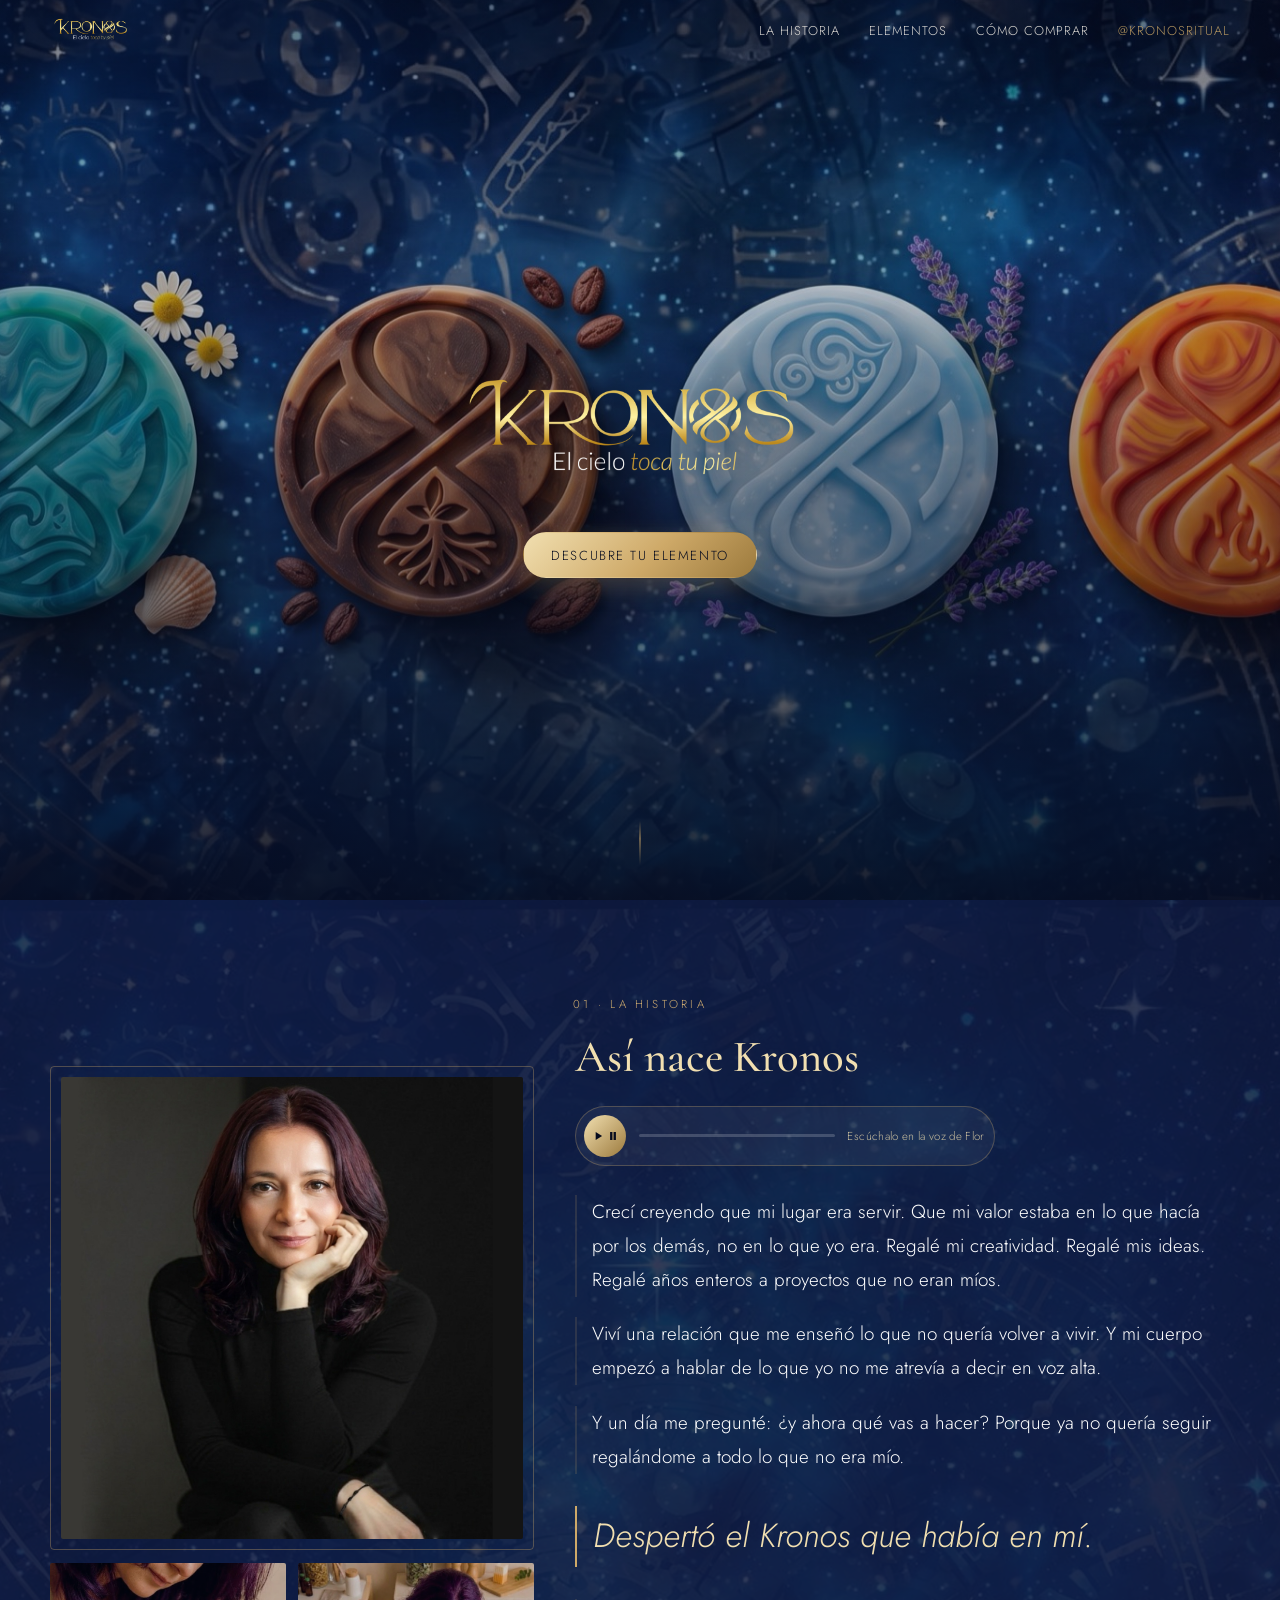
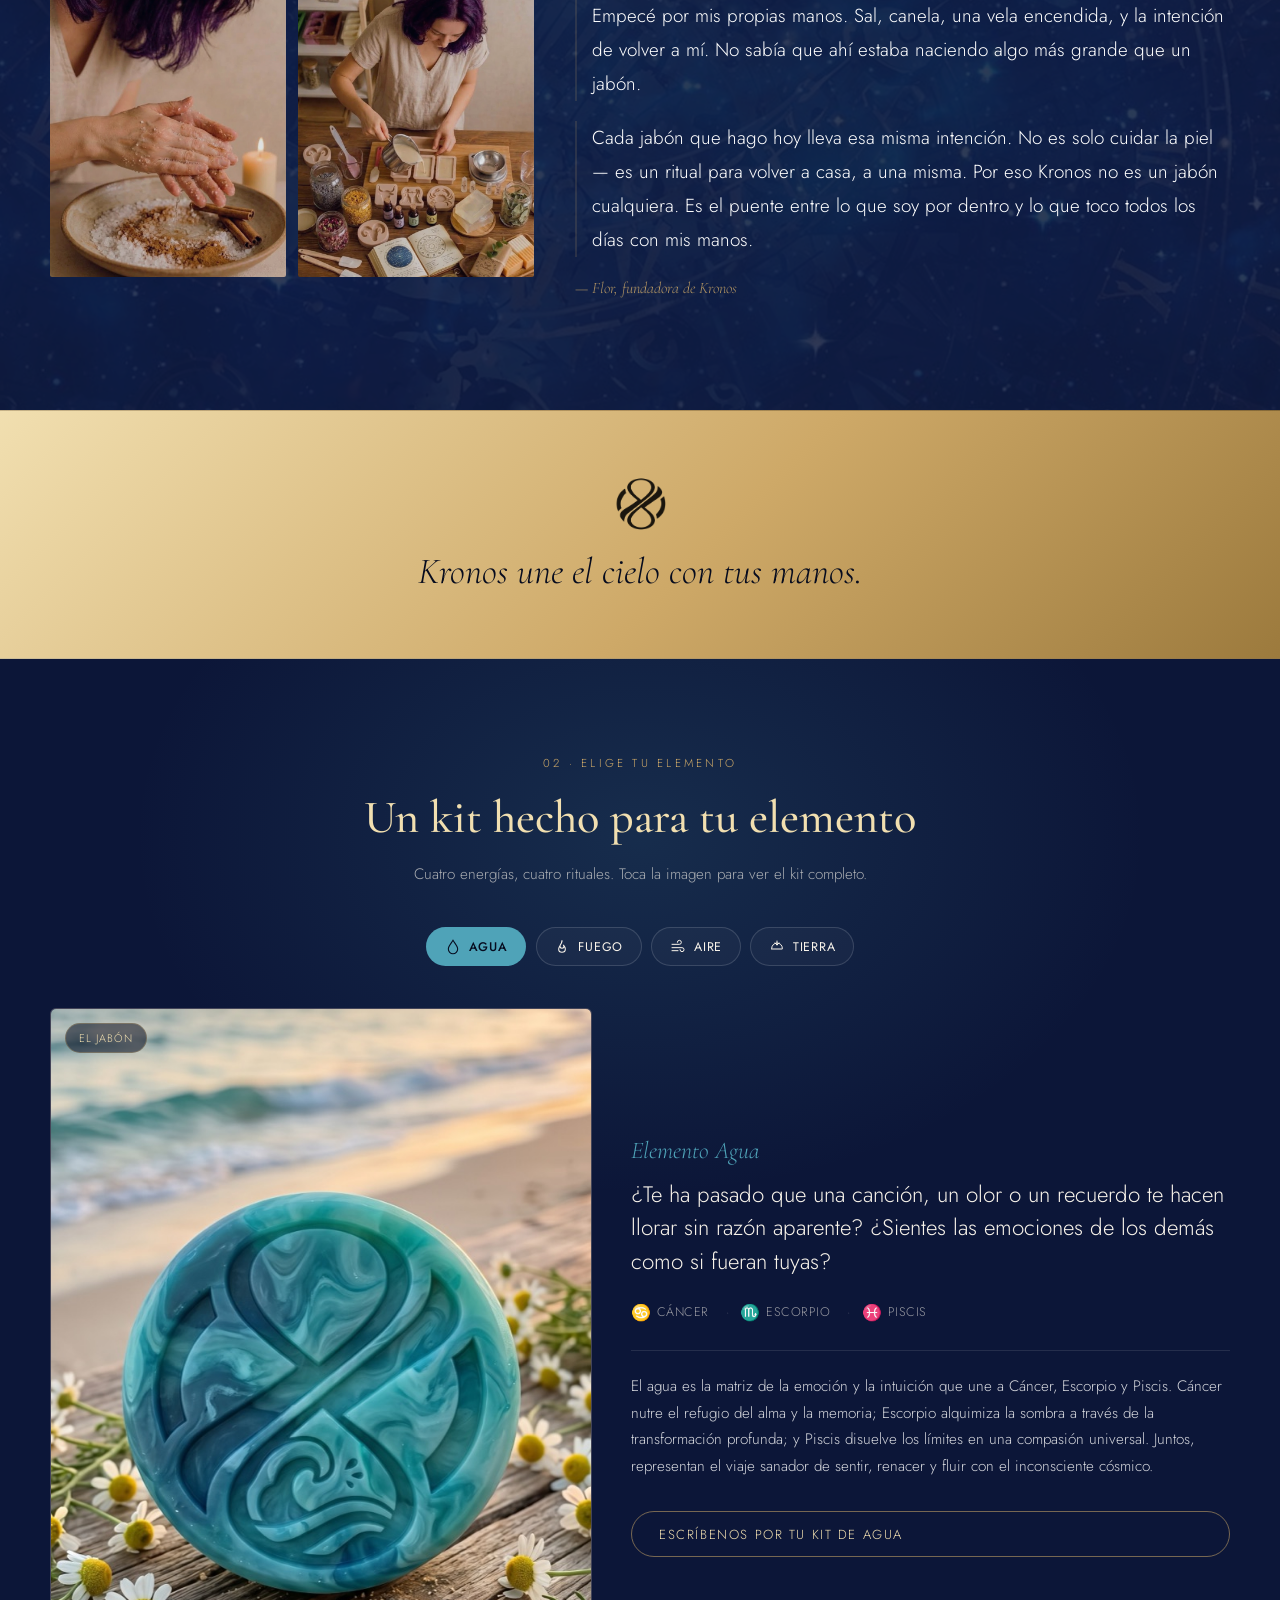
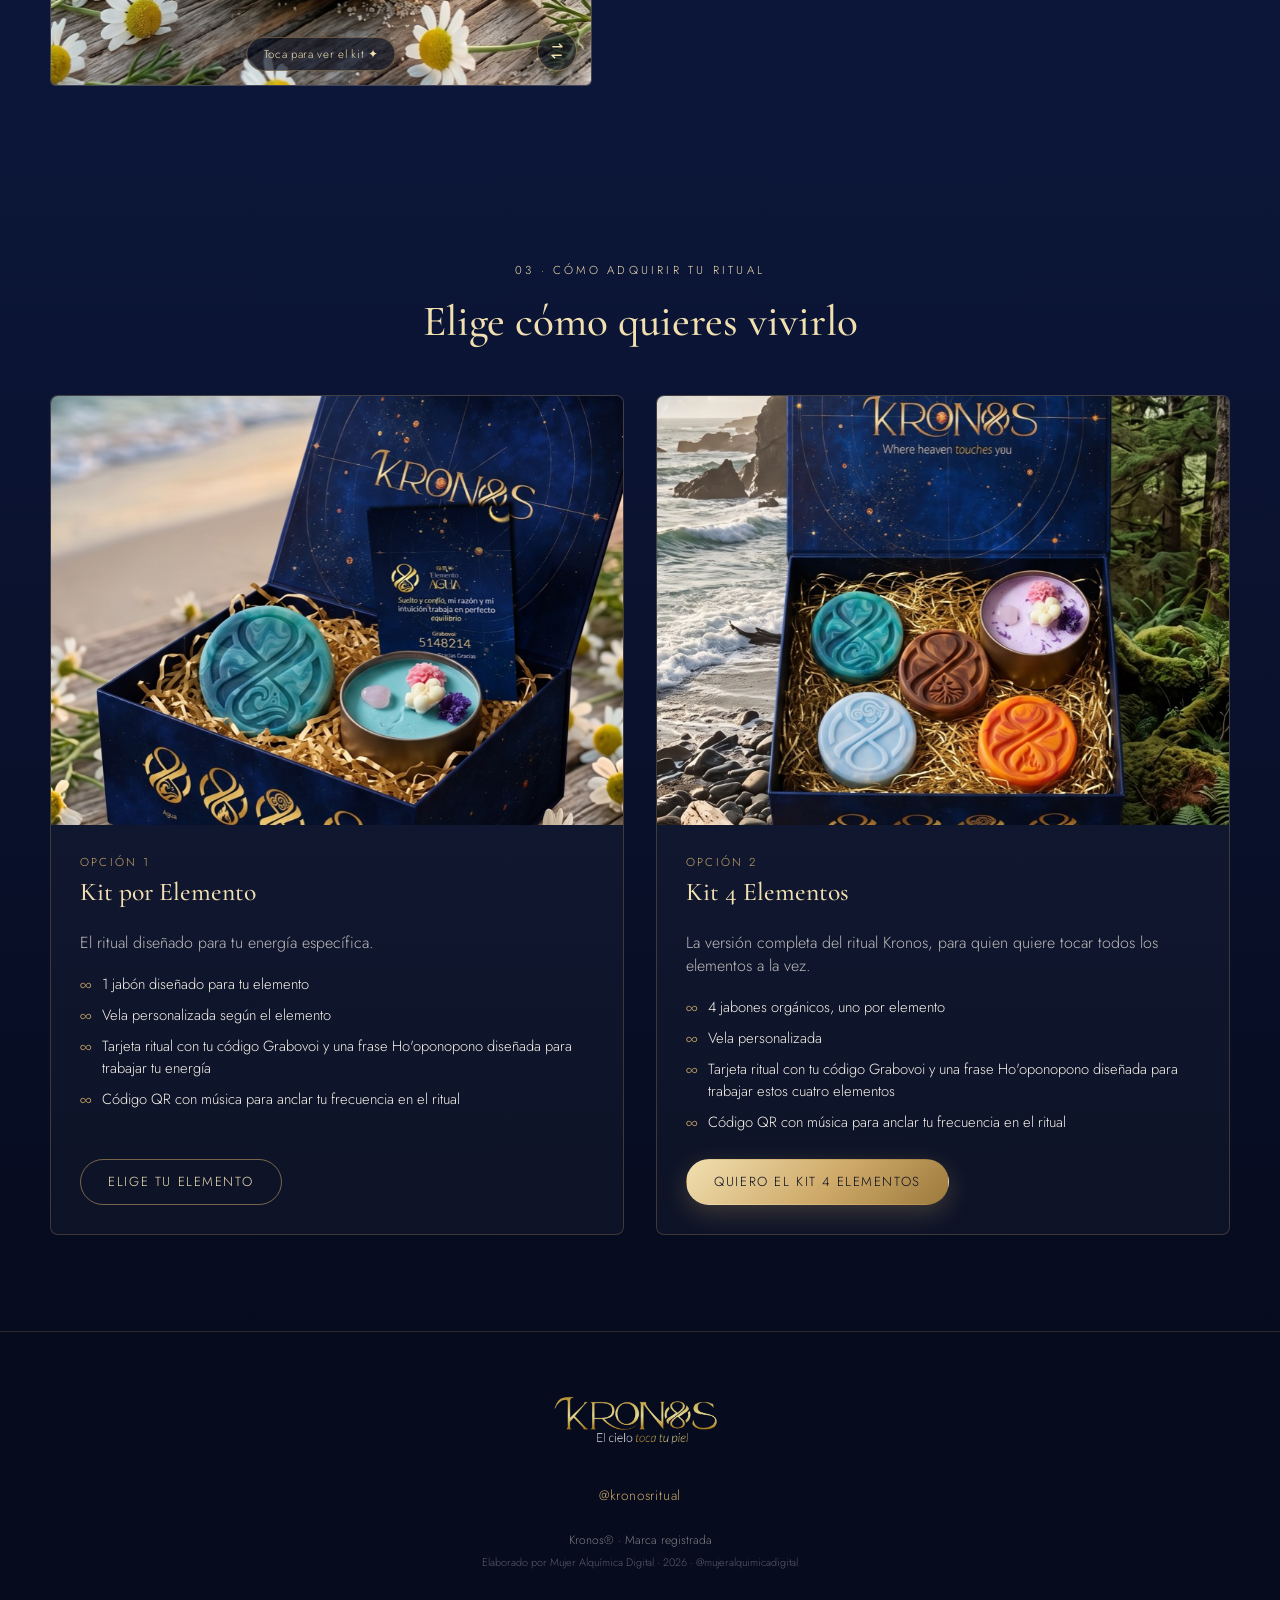
<file: landing-page-Kronos/index.html>
<!DOCTYPE html>
<html lang="es">
<head>
<meta charset="UTF-8">
<meta name="viewport" content="width=device-width, initial-scale=1, viewport-fit=cover">
<title>Kronos — Toca tu piel</title>
<meta name="description" content="Kronos: jabón orgánico y ritual, calibrado por elemento. Agua, Fuego, Aire y Tierra. Un kit hecho para tu elemento.">
<link rel="icon" href="assets/img/favicon-icono-dorado.png">
<link rel="preconnect" href="https://fonts.googleapis.com">
<link rel="preconnect" href="https://fonts.gstatic.com" crossorigin>
<link href="https://fonts.googleapis.com/css2?family=Cormorant+Garamond:ital,wght@0,400;0,500;0,600;1,500;1,600&family=Jost:wght@300;400;500;600&display=swap" rel="stylesheet">
<link rel="stylesheet" href="css/styles.css">
</head>
<body>

<div class="stars" aria-hidden="true"></div>

<header class="nav" id="nav">
  <div class="nav__inner">
    <a href="#top" class="nav__brand">
      <img src="assets/img/logo.png" alt="Kronos" class="nav__logo">
    </a>
    <button class="nav__burger" id="navBurger" aria-label="Abrir menú" aria-expanded="false">
      <span></span><span></span><span></span>
    </button>
    <nav class="nav__links" id="navLinks">
      <a href="#historia">La historia</a>
      <a href="#elementos">Elementos</a>
      <a href="#kit-completo">Cómo comprar</a>
      <a href="https://www.instagram.com/kronosritual/" target="_blank" rel="noopener" class="nav__ig">@kronosritual</a>
    </nav>
  </div>
</header>

<!-- ============ HERO ============ -->
<section class="hero" id="top">
  <div class="hero__bg" style="background-image:url('assets/img/hero-banner.jpg')"></div>
  <div class="hero__scrim"></div>

  <div class="hero__content">
    <div class="hero__logo-wrap">
      <img src="assets/img/logo.png" alt="Kronos" class="hero__logo-img">
      <div class="hero__logo-shine" style="-webkit-mask-image:url('assets/img/logo.png'); mask-image:url('assets/img/logo.png');"></div>
    </div>
    <a href="#elementos" class="btn btn--gold hero__cta">Descubre tu elemento</a>
  </div>

  <a href="#historia" class="hero__scrollcue" aria-label="Bajar">
    <span></span>
  </a>
</section>

<!-- ============ HISTORIA / ORIGEN ============ -->
<section class="origin" id="historia">
  <div class="origin__texture" style="background-image:url('assets/img/textura-universo.jpg')"></div>

  <div class="section-kicker">01 · La historia</div>

  <div class="origin__grid">
    <div class="origin__media reveal">
      <div class="origin__portrait-frame">
        <img src="assets/img/flor-foto.jpg" alt="Flor, fundadora de Kronos" class="origin__portrait">
      </div>
      <div class="origin__thumbs">
        <img src="assets/img/ritual-preparacion.jpg" alt="Ritual de preparación de los jabones Kronos">
        <img src="assets/img/flor-toma-superior.jpg" alt="Flor elaborando jabones, toma superior">
      </div>
    </div>

    <div class="origin__text reveal">
      <h2>Así nace Kronos</h2>

      <div class="audio-player" id="audioPlayer">
        <button class="audio-player__btn" id="audioToggle" aria-label="Reproducir narración de Flor" data-state="paused">
          <svg class="icon-play" viewBox="0 0 24 24" width="18" height="18"><path d="M8 5v14l11-7z" fill="currentColor"/></svg>
          <svg class="icon-pause" viewBox="0 0 24 24" width="18" height="18" hidden><path d="M7 5h4v14H7zM13 5h4v14h-4z" fill="currentColor"/></svg>
        </button>
        <div class="audio-player__track" id="audioTrack">
          <div class="audio-player__progress" id="audioProgress"></div>
        </div>
        <span class="audio-player__label" id="audioLabel">Escúchalo en la voz de Flor</span>
        <audio id="originAudio" preload="none" src="assets/audio/como-nace-kronos-vo.mp3"></audio>
      </div>

      <div class="origin__story" id="storyText">
        <p data-seg="0">Crecí creyendo que mi lugar era servir. Que mi valor estaba en lo que hacía por los demás, no en lo que yo era. Regalé mi creatividad. Regalé mis ideas. Regalé años enteros a proyectos que no eran míos.</p>
        <p data-seg="1">Viví una relación que me enseñó lo que no quería volver a vivir. Y mi cuerpo empezó a hablar de lo que yo no me atrevía a decir en voz alta.</p>
        <p data-seg="2">Y un día me pregunté: ¿y ahora qué vas a hacer? Porque ya no quería seguir regalándome a todo lo que no era mío.</p>

        <p class="origin__pull-quote">Despertó el Kronos que había en mí.</p>

        <p data-seg="3">Empecé por mis propias manos. Sal, canela, una vela encendida, y la intención de volver a mí. No sabía que ahí estaba naciendo algo más grande que un jabón.</p>
        <p data-seg="4">Cada jabón que hago hoy lleva esa misma intención. No es solo cuidar la piel — es un ritual para volver a casa, a una misma. Por eso Kronos no es un jabón cualquiera. Es el puente entre lo que soy por dentro y lo que toco todos los días con mis manos.</p>
      </div>

      <p class="origin__signature">— Flor, fundadora de Kronos</p>
    </div>
  </div>
</section>

<!-- ============ QUOTE DIVIDER ============ -->
<section class="divider">
  <img src="assets/img/icono-kronos.png" alt="" class="divider__icon">
  <p class="divider__quote">Kronos une el cielo con tus manos.</p>
</section>

<!-- ============ ELEMENTOS ============ -->
<section class="elements" id="elementos">
  <div class="elements__tint" id="elementsTint"></div>

  <div class="elements__content">
    <div class="section-kicker">02 · Elige tu elemento</div>
    <h2 class="elements__title">Un kit hecho para tu elemento</h2>
    <p class="elements__subtitle">Cuatro energías, cuatro rituales. Toca la imagen para ver el kit completo.</p>

    <div class="elements__tabs" id="elementTabs" role="tablist">
      <!-- filled by JS -->
    </div>

    <div class="elements__stage" id="elementsStage">
      <div class="stage__media" id="stageMedia" role="button" tabindex="0" aria-label="Toca para ver el kit completo">
        <img src="assets/img/jabon-agua.jpg" alt="" class="stage__img stage__img--soap is-active" id="imgSoap">
        <img src="assets/img/kit-agua.jpg" alt="" class="stage__img stage__img--kit" id="imgKit">
        <span class="stage__hint" id="stageHint">Toca para ver el kit ✦</span>
        <span class="stage__badge" id="stageBadge">El jabón</span>
        <span class="stage__swap-icon" aria-hidden="true">
          <svg viewBox="0 0 24 24" width="20" height="20"><path d="M7 7h11l-3.2-3.2M17 17H6l3.2 3.2" stroke="currentColor" stroke-width="1.8" fill="none" stroke-linecap="round" stroke-linejoin="round"/></svg>
        </span>
      </div>

      <div class="stage__details" id="stageDetails">
        <span class="stage__eyebrow" id="stageEyebrow">Elemento Agua</span>
        <p class="stage__question" id="stageQuestion">¿Te ha pasado que una canción, un olor o un recuerdo te hacen llorar sin razón aparente?</p>

        <div class="stage__signs" id="stageSigns"></div>

        <p class="stage__description" id="stageDescription"></p>

        <a href="https://www.instagram.com/kronosritual/" target="_blank" rel="noopener" class="btn btn--outline-gold" id="stageCta">
          Escríbenos por tu kit de Agua
        </a>
      </div>
    </div>
  </div>
</section>

<!-- ============ KIT 4 ELEMENTOS ============ -->
<section class="bundle" id="kit-completo">
  <div class="section-kicker section-kicker--light">03 · Cómo adquirir tu ritual</div>
  <h2 class="bundle__title">Elige cómo quieres vivirlo</h2>

  <div class="options">
    <div class="option-card reveal">
      <div class="option-card__media">
        <img src="assets/img/kit-agua.jpg" alt="Kit por elemento Kronos" id="optionSingleImg">
      </div>
      <div class="option-card__body">
        <span class="option-card__eyebrow">Opción 1</span>
        <h3>Kit por Elemento</h3>
        <p>El ritual diseñado para tu energía específica.</p>
        <ul>
          <li>1 jabón diseñado para tu elemento</li>
          <li>Vela personalizada según el elemento</li>
          <li>Tarjeta ritual con tu código Grabovoi y una frase Ho'oponopono diseñada para trabajar tu energía</li>
          <li>Código QR con música para anclar tu frecuencia en el ritual</li>
        </ul>
        <a href="#elementos" class="btn btn--outline-gold">Elige tu elemento</a>
      </div>
    </div>

    <div class="option-card reveal">
      <div class="option-card__media">
        <img src="assets/img/kit-4-elementos.jpg" alt="Kit 4 Elementos Kronos, los cuatro jabones y su vela" id="optionBundleImg">
      </div>
      <div class="option-card__body">
        <span class="option-card__eyebrow">Opción 2</span>
        <h3>Kit 4 Elementos</h3>
        <p>La versión completa del ritual Kronos, para quien quiere tocar todos los elementos a la vez.</p>
        <ul>
          <li>4 jabones orgánicos, uno por elemento</li>
          <li>Vela personalizada</li>
          <li>Tarjeta ritual con tu código Grabovoi y una frase Ho'oponopono diseñada para trabajar estos cuatro elementos</li>
          <li>Código QR con música para anclar tu frecuencia en el ritual</li>
        </ul>
        <a href="https://www.instagram.com/kronosritual/" target="_blank" rel="noopener" class="btn btn--gold">
          Quiero el Kit 4 Elementos
        </a>
      </div>
    </div>
  </div>
</section>

<!-- ============ FOOTER ============ -->
<footer class="site-footer">
  <img src="assets/img/logo.png" alt="Kronos — El cielo toca tu piel" class="site-footer__logo">
  <a href="https://www.instagram.com/kronosritual/" target="_blank" rel="noopener" class="site-footer__ig">@kronosritual</a>
  <p class="site-footer__legal">Kronos® · Marca registrada</p>
  <p class="site-footer__credit">Elaborado por Mujer Alquímica Digital · 2026 · @mujeralquimicadigital</p>
</footer>

<script src="js/main.js"></script>
</body>
</html>
</file>
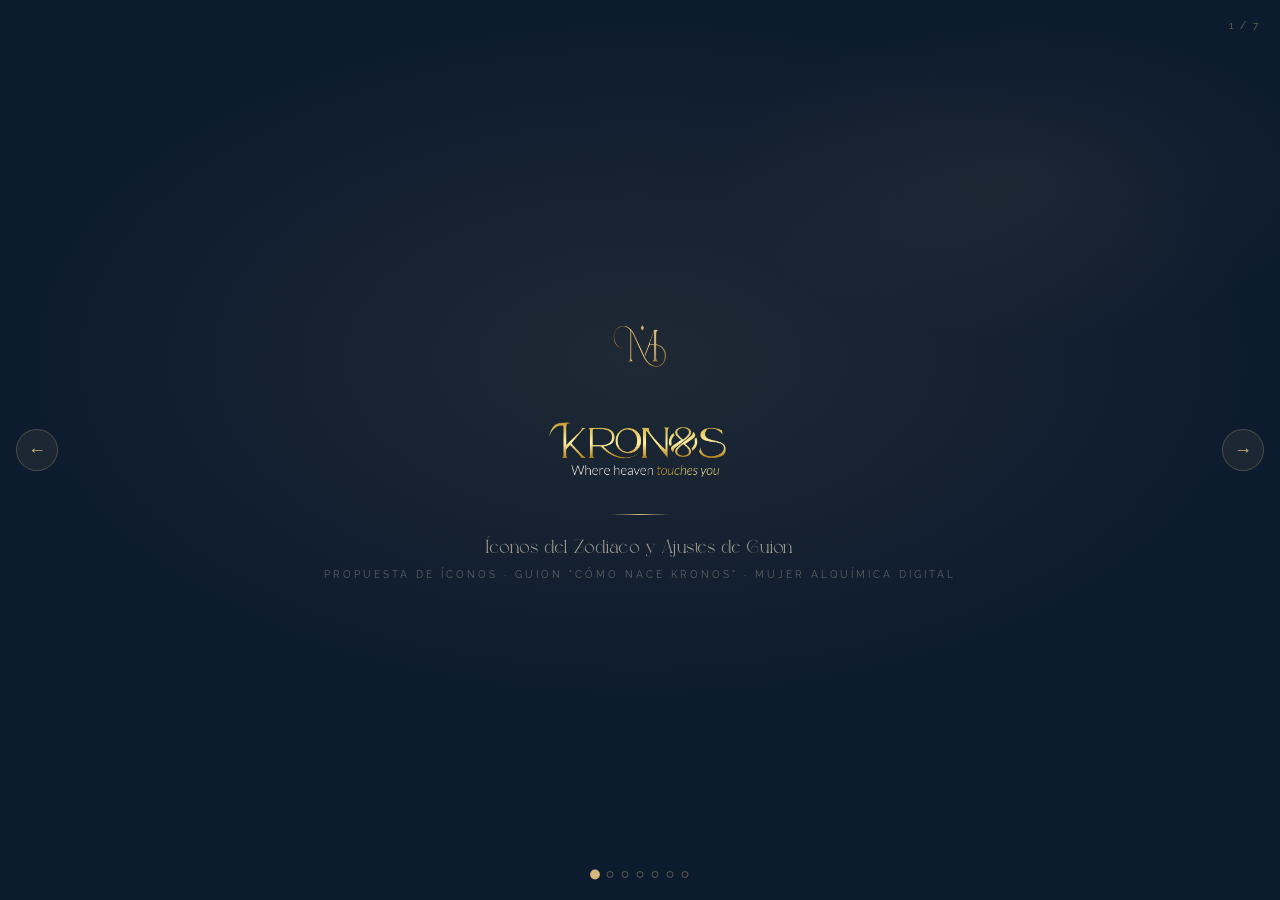
<file: presentacion-zodiaco-guion-kronos.html>
<!DOCTYPE html>
<html lang="es">
<head>
  <meta charset="UTF-8">
  <meta name="viewport" content="width=device-width, initial-scale=1.0">
  <title>Kronos — Íconos del Zodiaco y Ajustes de Guion</title>
  <link rel="preconnect" href="https://fonts.googleapis.com">
  <link href="https://fonts.googleapis.com/css2?family=Raleway:ital,wght@0,300;0,400;0,500;0,600;1,300;1,400&display=swap" rel="stylesheet">
  <style>
    @font-face {
      font-family: 'Michelia';
      src: url('assets-propuesta-iconos/Michelia.otf') format('opentype');
    }

    :root {
      --mad-azul:          #263549;
      --mad-dorado:        #d4b87e;
      --mad-dorado-claro:  #f7d795;
      --mad-dorado-oscuro: #a18348;
      --mad-crema:         #e9ddc3;
      --k-dark:            #0d1b2e;
    }

    * { margin: 0; padding: 0; box-sizing: border-box; }

    html, body {
      width: 100%; height: 100%;
      overflow: hidden;
      font-family: 'Raleway', sans-serif;
      background: var(--k-dark);
      color: var(--mad-crema);
    }

    /* ── SLIDES ── */
    .slide {
      position: fixed; inset: 0;
      display: flex; align-items: center; justify-content: center;
      opacity: 0; pointer-events: none;
      transition: opacity .55s ease;
      overflow-y: auto;
      padding: 40px 0;
    }
    .slide.active { opacity: 1; pointer-events: all; }

    /* ── NAV ── */
    .nav-btn {
      position: fixed; top: 50%; transform: translateY(-50%);
      z-index: 200;
      width: 42px; height: 42px; border-radius: 50%;
      border: 1px solid rgba(212,184,126,.25);
      background: rgba(212,184,126,.08);
      color: var(--mad-dorado);
      font-size: 18px; cursor: pointer;
      display: flex; align-items: center; justify-content: center;
      transition: all .2s;
    }
    .nav-btn:hover { background: rgba(212,184,126,.22); border-color: var(--mad-dorado); }
    #prev { left: 16px; }
    #next { right: 16px; }

    /* ── DOTS ── */
    .dots {
      position: fixed; bottom: 22px; left: 50%; transform: translateX(-50%);
      display: flex; gap: 8px; z-index: 200;
    }
    .dot {
      width: 7px; height: 7px; border-radius: 50%;
      border: 1px solid rgba(212,184,126,.4);
      background: transparent; cursor: pointer; transition: all .2s;
    }
    .dot.on { background: var(--mad-dorado); transform: scale(1.4); border-color: var(--mad-dorado); }

    /* ── COUNTER ── */
    .counter {
      position: fixed; top: 20px; right: 20px; z-index: 200;
      font-size: 10px; letter-spacing: 2px; color: rgba(212,184,126,.5);
    }

    /* ── PORTADA ── */
    .s-portada {
      background: var(--k-dark);
      background-image:
        radial-gradient(ellipse 70% 55% at 50% 40%, rgba(212,184,126,.09) 0%, transparent 70%),
        radial-gradient(ellipse 40% 30% at 80% 20%, rgba(212,184,126,.06) 0%, transparent 60%);
      flex-direction: column; gap: 0; text-align: center;
    }
    .portada-mad { height: 54px; object-fit: contain; margin-bottom: 28px; opacity: .85; }
    .portada-logo { height: 90px; object-fit: contain; }
    .portada-line {
      width: 60px; height: 1px;
      background: linear-gradient(90deg, transparent, var(--mad-dorado), transparent);
      margin: 22px auto 20px;
    }
    .portada-tagline {
      font-family: 'Michelia', serif;
      font-size: 18px; color: rgba(233,221,195,.65); letter-spacing: .5px;
      margin-bottom: 10px;
    }
    .portada-sub {
      font-size: 10px; letter-spacing: 3px; text-transform: uppercase;
      color: rgba(233,221,195,.35);
    }

    /* ── SECCIÓN GENÉRICA ── */
    .section-inner { max-width: 820px; width: 90%; margin: 0 auto; }
    .eyebrow {
      font-size: 9.5px; letter-spacing: 3.5px; text-transform: uppercase;
      color: var(--mad-dorado); margin-bottom: 10px;
    }
    .section-title {
      font-family: 'Michelia', serif;
      font-size: 34px; color: var(--mad-crema); line-height: 1.15;
      margin-bottom: 12px;
    }
    .divider {
      width: 44px; height: 1px;
      background: linear-gradient(90deg, var(--mad-dorado), transparent);
      margin-bottom: 22px;
    }
    .s-dark {
      background: var(--k-dark);
      background-image: radial-gradient(ellipse 60% 50% at 50% 50%, rgba(212,184,126,.07) 0%, transparent 70%);
      flex-direction: column; gap: 0;
    }

    /* ── PROPUESTA ÍCONOS ZODIACO (por elemento) ── */
    .signos-header { text-align: center; margin-bottom: 26px; }
    .zodiaco-wrap {
      background: #fff;
      border-radius: 14px;
      padding: 26px 32px;
      border: 1px solid rgba(212,184,126,.15);
      box-shadow: 0 8px 40px rgba(0,0,0,.5);
    }
    .zodiaco-img { width: 74vw; max-width: 920px; height: auto; display: block; }

    /* ── GUION (timeline) ── */
    .guion-header { text-align: center; margin-bottom: 20px; }
    .guion-meta {
      font-size: 11.5px; color: rgba(233,221,195,.45); font-style: italic;
      margin-bottom: 4px;
    }
    .guion-scroll {
      width: 92%; max-width: 780px;
      max-height: 60vh; overflow-y: auto;
      padding: 4px 16px 4px 0;
    }
    .guion-scroll::-webkit-scrollbar { width: 5px; }
    .guion-scroll::-webkit-scrollbar-thumb { background: rgba(212,184,126,.3); border-radius: 4px; }
    .beat {
      border-left: 2px solid rgba(212,184,126,.4);
      padding-left: 18px; margin-bottom: 22px; position: relative;
    }
    .beat::before {
      content: ''; position: absolute; left: -5px; top: 2px;
      width: 8px; height: 8px; border-radius: 50%;
      background: var(--mad-dorado);
    }
    .beat-section {
      font-size: 9px; letter-spacing: 2px; text-transform: uppercase;
      color: rgba(212,184,126,.75); margin-bottom: 3px;
    }
    .beat-time {
      font-family: 'Michelia', serif;
      font-size: 13px; color: var(--mad-dorado-claro); margin-bottom: 6px;
    }
    .beat-row { display: flex; gap: 10px; margin-bottom: 5px; font-size: 12px; line-height: 1.5; }
    .beat-label {
      flex-shrink: 0; width: 96px;
      font-size: 9px; letter-spacing: 1.5px; text-transform: uppercase;
      color: rgba(212,184,126,.6); padding-top: 2px;
    }
    .beat-value { color: rgba(233,221,195,.85); font-weight: 300; }
    .beat-value.audio { color: var(--mad-crema); font-style: italic; }
    .beat-value.texto { color: var(--mad-dorado-claro); }
    .beat-value.ambiente { color: rgba(233,221,195,.6); }

    /* ── CIERRE ── */
    .s-cierre { flex-direction: column; gap: 18px; text-align: center; }
    .cierre-logo { height: 60px; object-fit: contain; opacity: .8; }
    .cierre-line {
      width: 44px; height: 1px;
      background: linear-gradient(90deg, transparent, var(--mad-dorado), transparent);
      margin: 0 auto;
    }
    .cierre-text { font-family: 'Michelia', serif; font-size: 18px; color: rgba(233,221,195,.6); }
    .cierre-contact {
      font-size: 11px; letter-spacing: 2px;
      color: rgba(212,184,126,.5); text-transform: uppercase;
    }
  </style>
</head>
<body>

<button class="nav-btn" id="prev">&#8592;</button>
<button class="nav-btn" id="next">&#8594;</button>
<div class="dots" id="dots"></div>
<div class="counter" id="counter"></div>

<!-- SLIDE 0 · PORTADA -->
<div class="slide s-portada active" data-index="0">
  <div style="text-align:center;display:flex;flex-direction:column;align-items:center;">
    <img src="assets-propuesta-iconos/mad-icono.png" class="portada-mad" alt="Mujer Alquímica Digital">
    <img src="assets-propuesta-iconos/logo-sin-fondo-dorado.png" class="portada-logo" alt="Kronos">
    <div class="portada-line"></div>
    <p class="portada-tagline">Íconos del Zodiaco y Ajustes de Guion</p>
    <p class="portada-sub">Propuesta de Íconos · Guion "Cómo Nace Kronos" · Mujer Alquímica Digital</p>
  </div>
</div>

<!-- SLIDE 1 · ÍCONOS ZODIACO — AIRE -->
<div class="slide s-dark" data-index="1">
  <div class="signos-header section-inner" style="max-width:960px;">
    <p class="eyebrow">Propuesta de Ícono · Signos Zodiacales</p>
    <h2 class="section-title">Elemento Aire</h2>
    <div class="divider" style="margin:0 auto 0;"></div>
  </div>
  <div class="zodiaco-wrap">
    <img src="propuestas-zodiaco/propuestas-12zodiaco-03.png" class="zodiaco-img" alt="Propuesta de ícono para los signos de Aire: Géminis, Libra, Acuario">
  </div>
</div>

<!-- SLIDE 2 · ÍCONOS ZODIACO — FUEGO -->
<div class="slide s-dark" data-index="2">
  <div class="signos-header section-inner" style="max-width:960px;">
    <p class="eyebrow">Propuesta de Ícono · Signos Zodiacales</p>
    <h2 class="section-title">Elemento Fuego</h2>
    <div class="divider" style="margin:0 auto 0;"></div>
  </div>
  <div class="zodiaco-wrap">
    <img src="propuestas-zodiaco/propuestas-12zodiaco-04.png" class="zodiaco-img" alt="Propuesta de ícono para los signos de Fuego: Aries, Leo, Sagitario">
  </div>
</div>

<!-- SLIDE 3 · ÍCONOS ZODIACO — TIERRA -->
<div class="slide s-dark" data-index="3">
  <div class="signos-header section-inner" style="max-width:960px;">
    <p class="eyebrow">Propuesta de Ícono · Signos Zodiacales</p>
    <h2 class="section-title">Elemento Tierra</h2>
    <div class="divider" style="margin:0 auto 0;"></div>
  </div>
  <div class="zodiaco-wrap">
    <img src="propuestas-zodiaco/propuestas-12zodiaco-01.png" class="zodiaco-img" alt="Propuesta de ícono para los signos de Tierra: Capricornio, Tauro, Virgo">
  </div>
</div>

<!-- SLIDE 4 · ÍCONOS ZODIACO — AGUA -->
<div class="slide s-dark" data-index="4">
  <div class="signos-header section-inner" style="max-width:960px;">
    <p class="eyebrow">Propuesta de Ícono · Signos Zodiacales</p>
    <h2 class="section-title">Elemento Agua</h2>
    <div class="divider" style="margin:0 auto 0;"></div>
  </div>
  <div class="zodiaco-wrap">
    <img src="propuestas-zodiaco/propuestas-12zodiaco-02.png" class="zodiaco-img" alt="Propuesta de ícono para los signos de Agua: Piscis, Escorpio, Cáncer">
  </div>
</div>

<!-- SLIDE 5 · GUION CÓMO NACE KRONOS -->
<div class="slide s-dark" data-index="5">
  <div class="guion-header section-inner">
    <p class="eyebrow">Guion · Pieza #3 de la Secuencia de Lanzamiento</p>
    <h2 class="section-title">Cómo Nace Kronos</h2>
    <div class="divider" style="margin:0 auto 6px;"></div>
    <p class="guion-meta">Voz en off de Flor + 2-3 tomas a cámara directa · 90–110 segundos</p>
  </div>
  <div class="guion-scroll">

    <div class="beat">
      <p class="beat-section">Hook</p>
      <p class="beat-time">0:00 – 0:08</p>
      <div class="beat-row"><span class="beat-label">Visual</span><span class="beat-value">Primer plano muy cerrado de las manos de Flor entrando en agua tibia. Silencio casi total, solo el sonido del agua. Corte a los ojos de Flor mirando a cámara, en silencio, 1 segundo.</span></div>
      <div class="beat-row"><span class="beat-label">Audio</span><span class="beat-value audio">"Hubo un tiempo en el que creí que para ser vista y amada, tenía que darlo absolutamente todo de mí."</span></div>
    </div>

    <div class="beat">
      <p class="beat-section">Antes de Kronos</p>
      <p class="beat-time">0:08 – 0:22</p>
      <div class="beat-row"><span class="beat-label">Visual</span><span class="beat-value">Fotos reales de Flor de más joven o recreación de manos ocupadas — cocinando, cargando cosas, atendiendo a otros. Luz apagada, tonos fríos.</span></div>
      <div class="beat-row"><span class="beat-label">Audio</span><span class="beat-value audio">"Crecí buscando mi valor en cuánto podía sostener a los demás. Daba sin medida, regalaba mi creatividad y mi energía intentando sostener proyectos y vidas ajenas… hasta que me di cuenta de que en ese dar desmedido, me estaba quedando completamente vacía."</span></div>
      <div class="beat-row"><span class="beat-label">Texto</span><span class="beat-value texto">"Antes de Kronos, lo daba todo por afuera y nada por dentro."</span></div>
    </div>

    <div class="beat">
      <p class="beat-section">El Dolor Acumulado</p>
      <p class="beat-time">0:22 – 0:35</p>
      <div class="beat-row"><span class="beat-label">Visual</span><span class="beat-value">Primeros planos de manos, rostro parcial (sin mostrar los ojos todavía), texturas — agua, sal, tela. Ritmo lento, corte suave.</span></div>
      <div class="beat-row"><span class="beat-label">Audio</span><span class="beat-value audio">"Viví relaciones y etapas donde mi cuerpo empezó a sentir el peso de no ponerme como prioridad. Aprendí por la fuerza que no puedes nutrir a nadie si primero no te nutres a ti misma."</span></div>
      <div class="beat-row"><span class="beat-label">Ambiente</span><span class="beat-value ambiente">Sube ligeramente el sonido del agua, entra la música lo-fi 432Hz muy suave.</span></div>
    </div>

    <div class="beat">
      <p class="beat-section">El Quiebre</p>
      <p class="beat-time">0:35 – 0:48</p>
      <div class="beat-row"><span class="beat-label">Visual</span><span class="beat-value">Corte más rápido. Flor a cámara directa, esta vez con más luz, mirando de frente.</span></div>
      <div class="beat-row"><span class="beat-label">Audio</span><span class="beat-value audio">"Y un día me detuve y me pregunté: ¿Y ahora qué vas a hacer? Porque entendí que el verdadero servicio no nace del agotamiento, sino de la abundancia de tu propia alma."</span></div>
      <div class="beat-row"><span class="beat-label">Texto</span><span class="beat-value texto">"Despertó el Cronos que había en mí."</span></div>
    </div>

    <div class="beat">
      <p class="beat-section">Volver a las Manos</p>
      <p class="beat-time">0:48 – 0:60</p>
      <div class="beat-row"><span class="beat-label">Visual</span><span class="beat-value">Manos de Flor empezando a trabajar — sal, canela, velas encendiéndose, agua. Primer plano de las manos amasando/mezclando. Luz cálida entra por primera vez en el video.</span></div>
      <div class="beat-row"><span class="beat-label">Audio</span><span class="beat-value audio">"Empecé por reconstruirme con mis propias manos. Sal, canela, una vela encendida y la intención sagrada de volver a mí. Ahí comprendí que el servicio más puro es el que compartes cuando tu propio vaso ya está lleno."</span></div>
      <div class="beat-row"><span class="beat-label">Ambiente</span><span class="beat-value ambiente">Sonido real de la elaboración — vela encendiéndose, agua, manos trabajando la mezcla.</span></div>
    </div>

    <div class="beat">
      <p class="beat-section">Nace Kronos</p>
      <p class="beat-time">0:60 – 0:78</p>
      <div class="beat-row"><span class="beat-label">Visual</span><span class="beat-value">El jabón terminado, en manos de Flor, bajo agua corriendo, espuma. Corte a Flor sonriendo levemente mientras sostiene el jabón (a cámara).</span></div>
      <div class="beat-row"><span class="beat-label">Audio</span><span class="beat-value audio">"Así nació Kronos. No como una obligación de dar, sino como un canal para entregar lo mejor de mí desde la plenitud. Cada jabón es un ritual para volver a casa, un recordatorio de que cuidarte a ti no es egoísmo: es el primer paso para poder tocar el mundo con amor."</span></div>
      <div class="beat-row"><span class="beat-label">Texto</span><span class="beat-value texto">"Kronos une el cielo con tus manos."</span></div>
    </div>

    <div class="beat" style="margin-bottom:4px;">
      <p class="beat-section">Cierre Emocional</p>
      <p class="beat-time">0:78 – 1:05</p>
      <div class="beat-row"><span class="beat-label">Visual</span><span class="beat-value">Flor a cámara, luz cálida, plano medio, sin prisa.</span></div>
      <div class="beat-row"><span class="beat-label">Audio</span><span class="beat-value audio">"Si hoy sientes que has dado tanto por los demás que te olvidaste de ti… recuerda que sí puedes volver a tu centro. Yo también empecé así: reconociendo mi valor, usando mis manos y recordando que el amor empieza en casa."</span></div>
      <div class="beat-row"><span class="beat-label">Texto</span><span class="beat-value texto">"Kronos · Jabón Orgánico &amp; Ritual — @kronosritual"</span></div>
      <div class="beat-row"><span class="beat-label">Ambiente</span><span class="beat-value ambiente">Música lo-fi 432Hz sube un poco en el último segundo, luego corte seco.</span></div>
    </div>

  </div>
</div>

<!-- SLIDE 6 · CIERRE -->
<div class="slide s-cierre" data-index="6">
  <img src="assets-propuesta-iconos/logo-sin-fondo-dorado.png" class="cierre-logo" alt="Kronos">
  <div class="cierre-line"></div>
  <p class="cierre-text">El cielo toca tu piel</p>
  <p class="cierre-contact">Mujer Alquímica Digital · 2026</p>
</div>

<script>
  const slides = document.querySelectorAll('.slide');
  const dotsEl = document.getElementById('dots');
  const counterEl = document.getElementById('counter');
  let cur = 0;

  slides.forEach((_, i) => {
    const d = document.createElement('div');
    d.className = 'dot' + (i === 0 ? ' on' : '');
    d.onclick = () => go(i);
    dotsEl.appendChild(d);
  });

  function updateCounter() {
    counterEl.textContent = (cur + 1) + ' / ' + slides.length;
  }

  function go(n) {
    slides[cur].classList.remove('active');
    dotsEl.children[cur].classList.remove('on');
    cur = (n + slides.length) % slides.length;
    slides[cur].classList.add('active');
    dotsEl.children[cur].classList.add('on');
    updateCounter();
  }

  document.getElementById('prev').onclick = () => go(cur - 1);
  document.getElementById('next').onclick = () => go(cur + 1);

  document.addEventListener('keydown', e => {
    if (e.key === 'ArrowRight' || e.key === 'ArrowDown') go(cur + 1);
    if (e.key === 'ArrowLeft'  || e.key === 'ArrowUp')   go(cur - 1);
  });

  updateCounter();
</script>
</body>
</html>
</file>
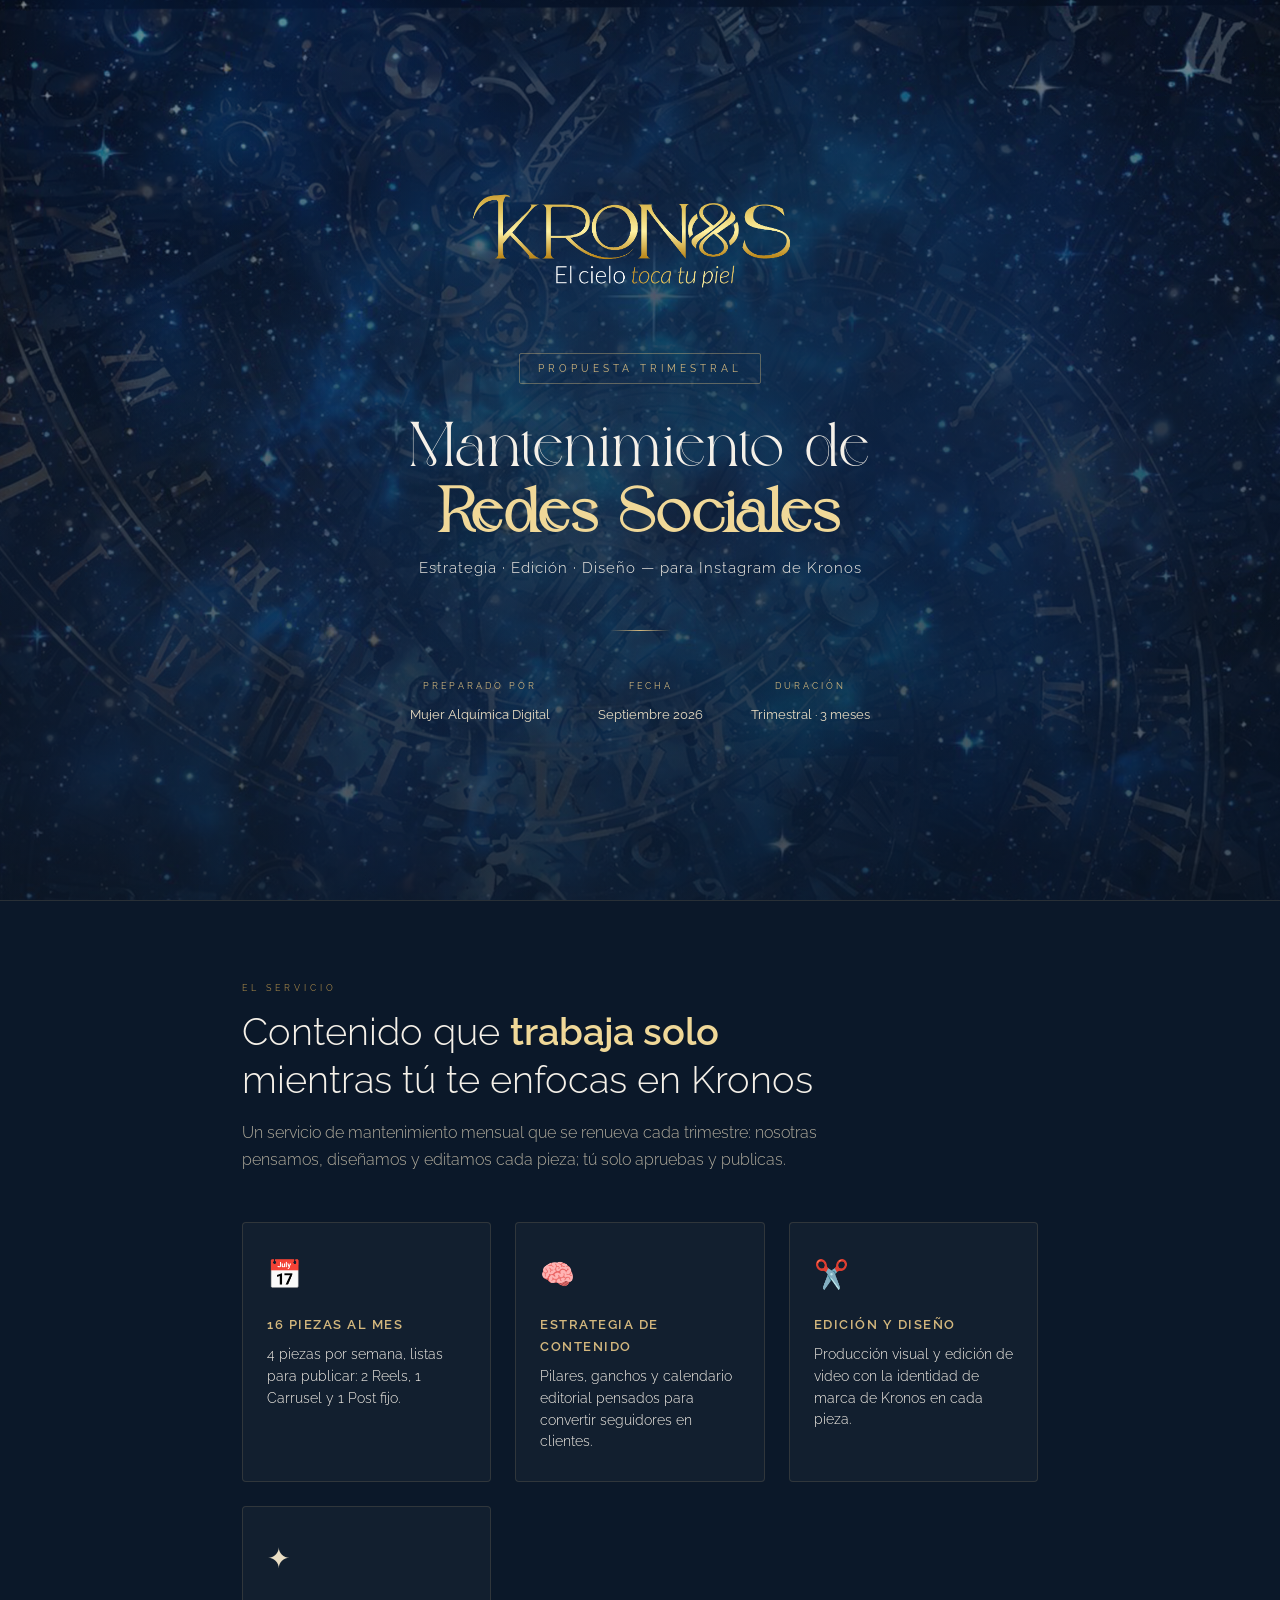
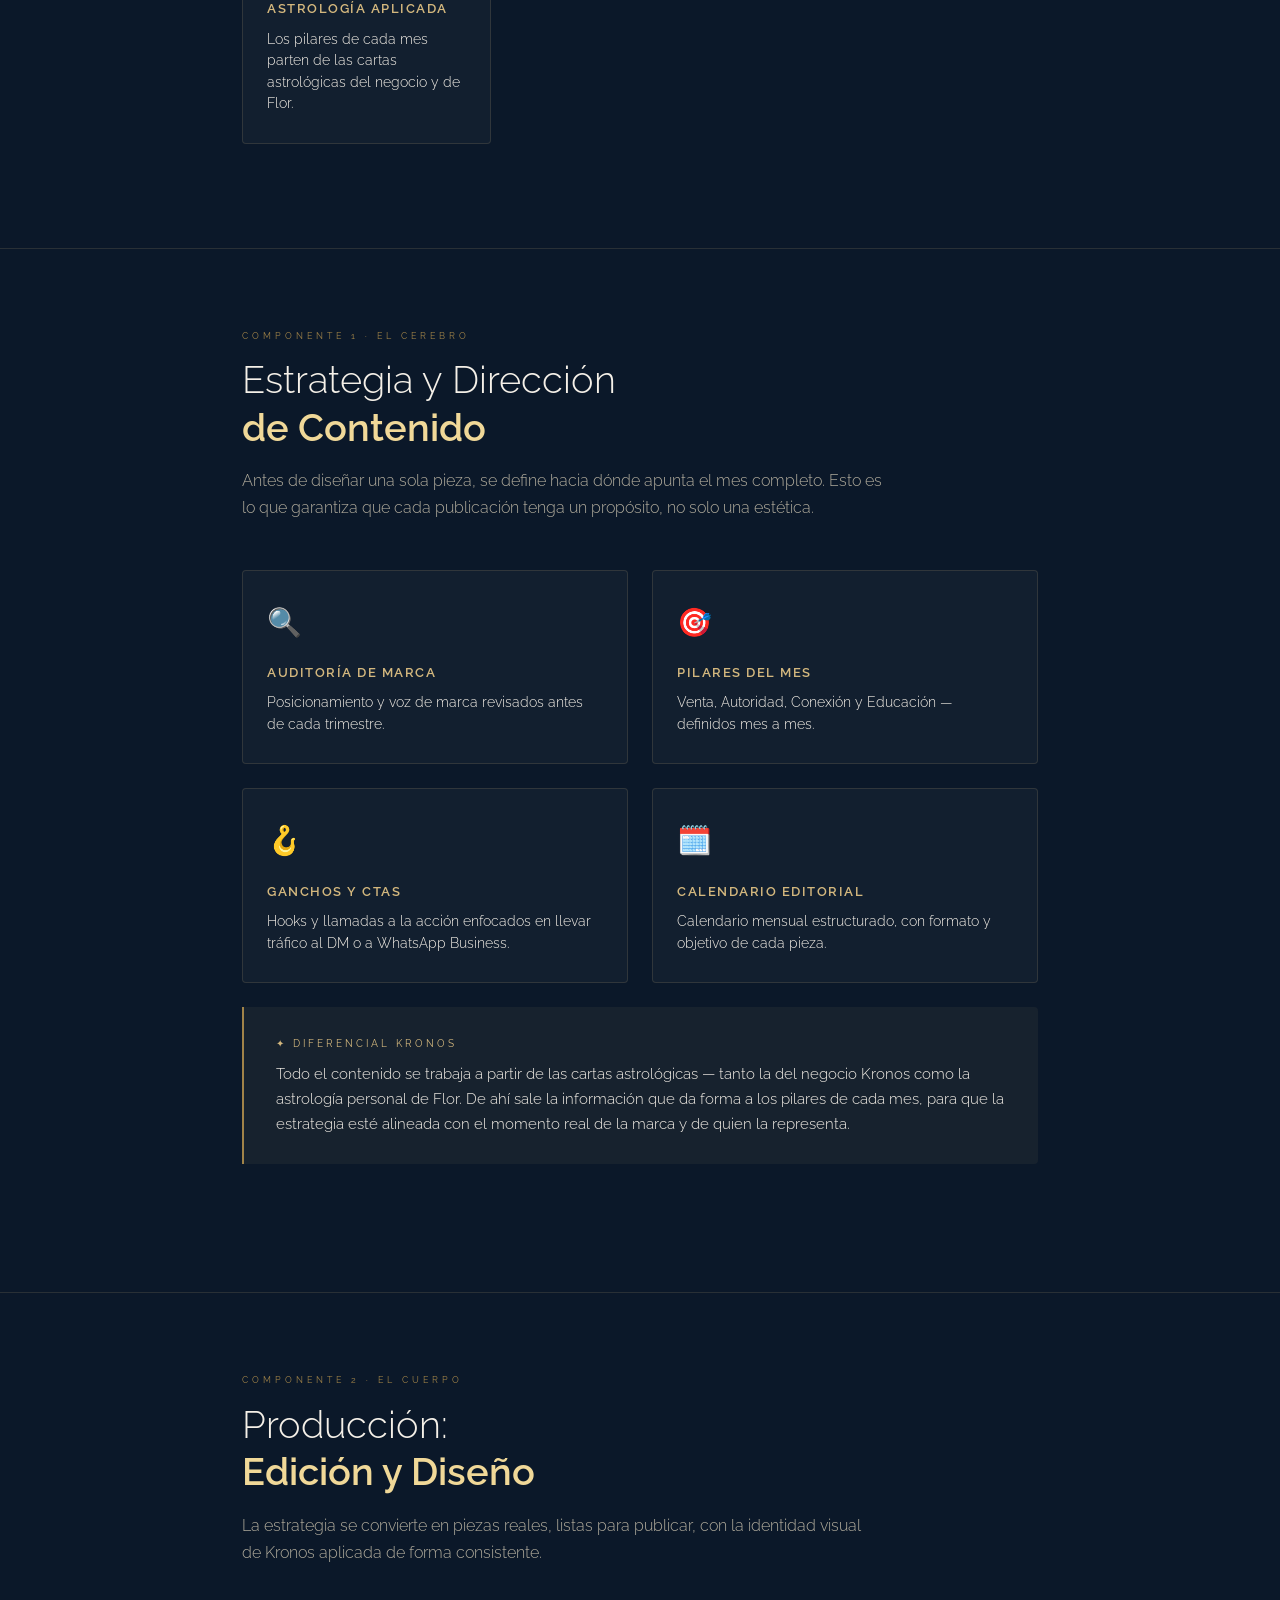
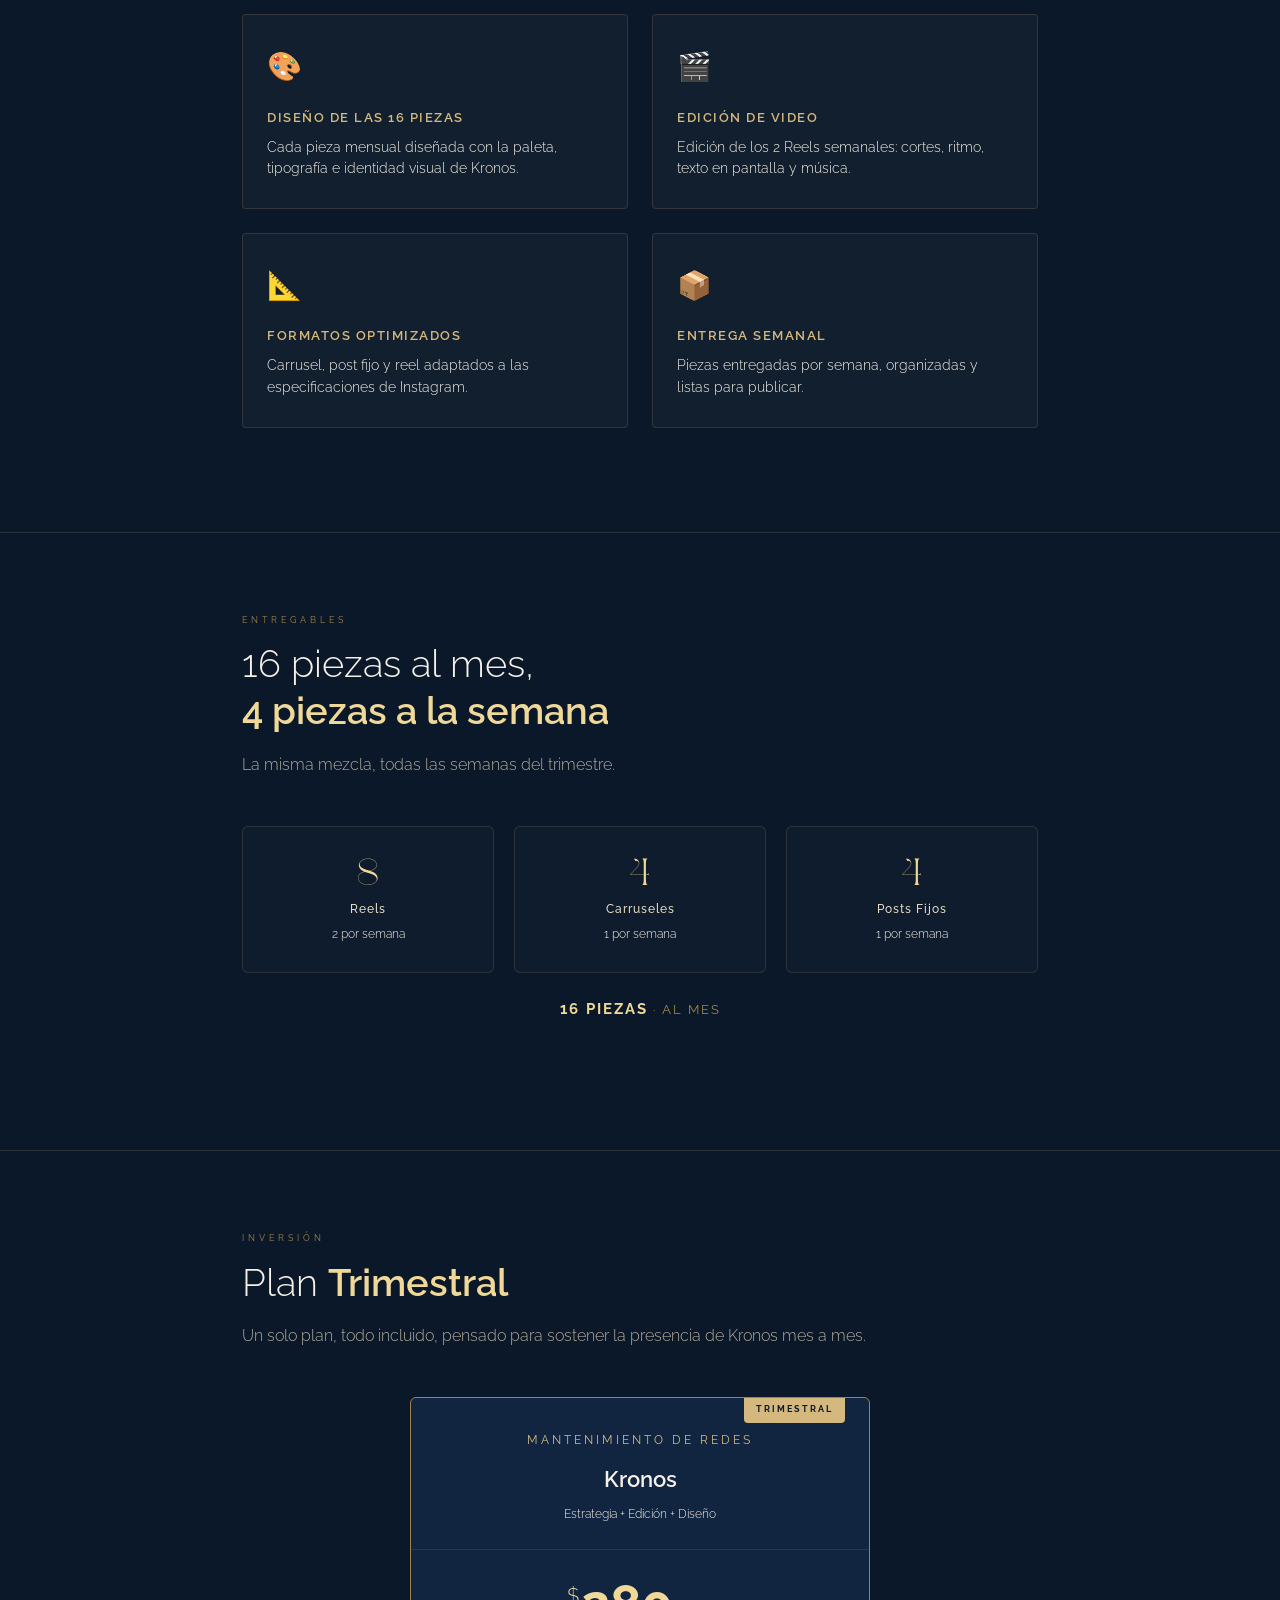
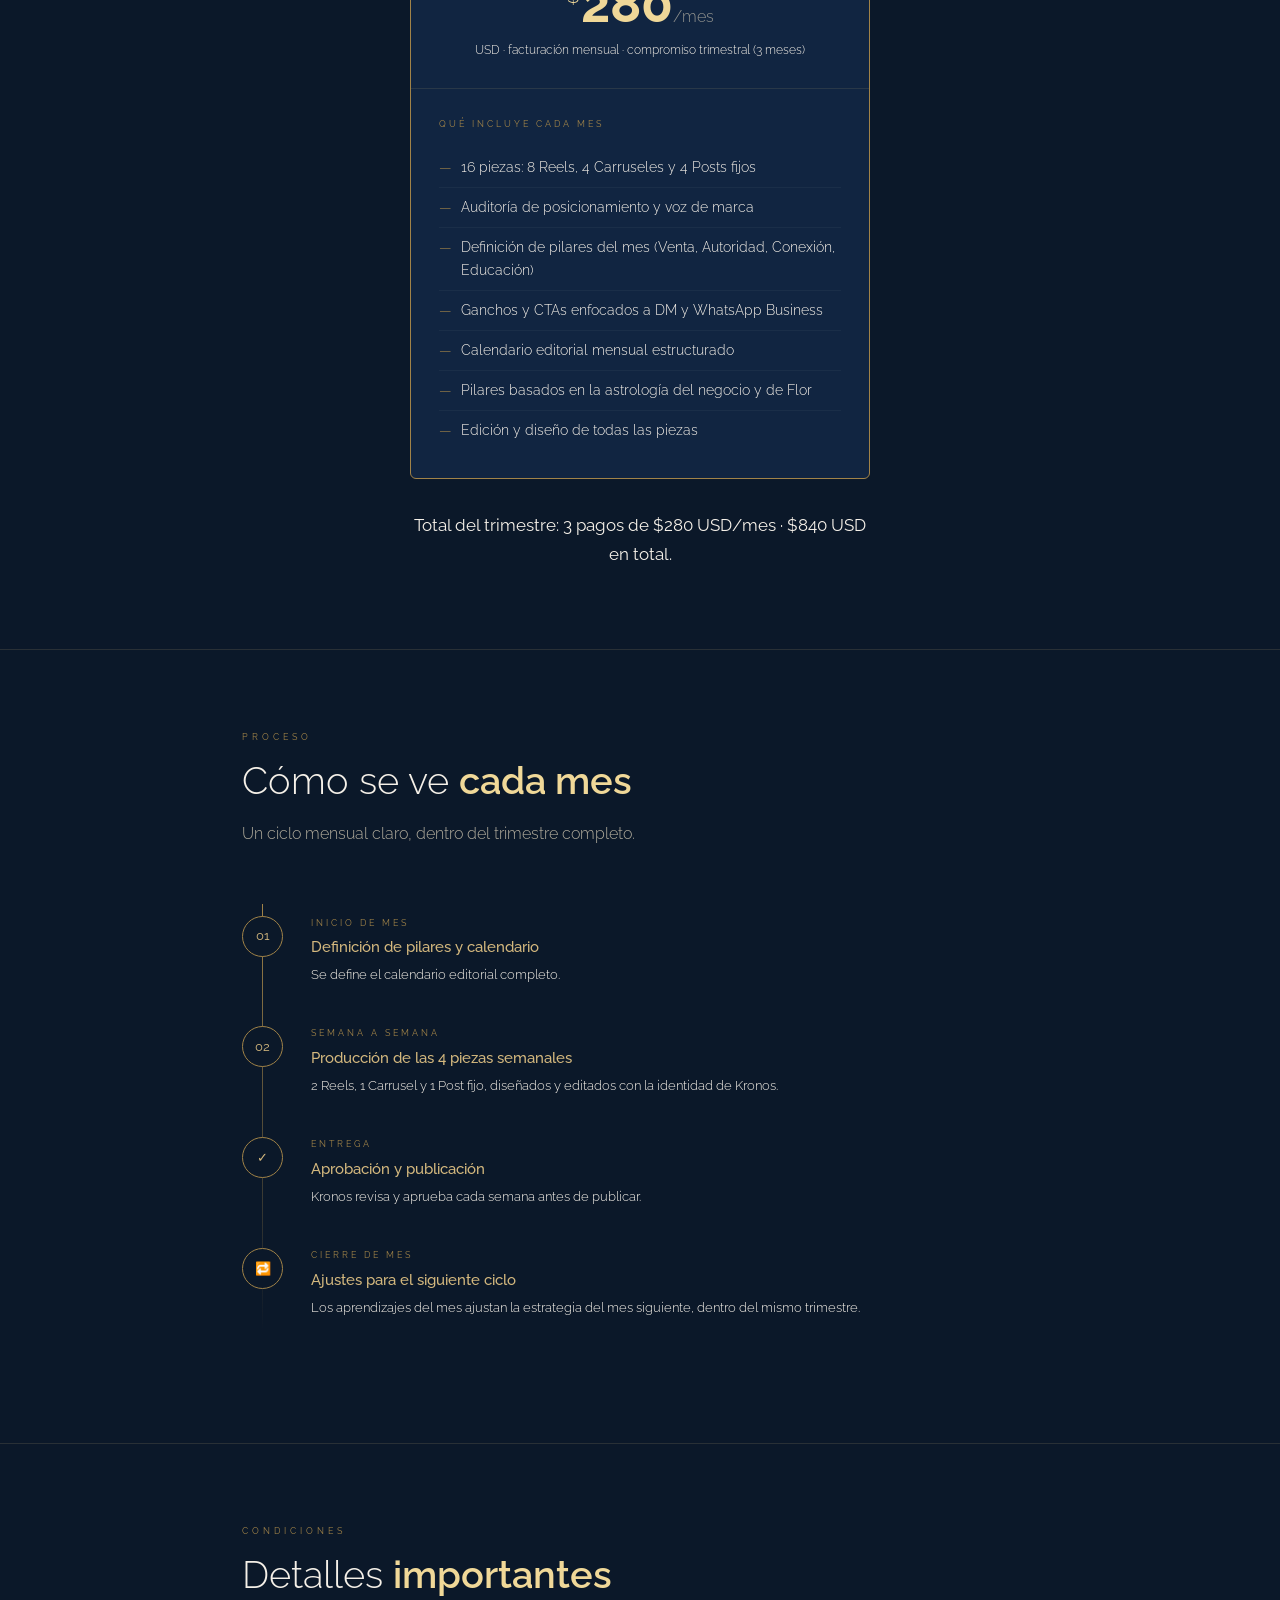
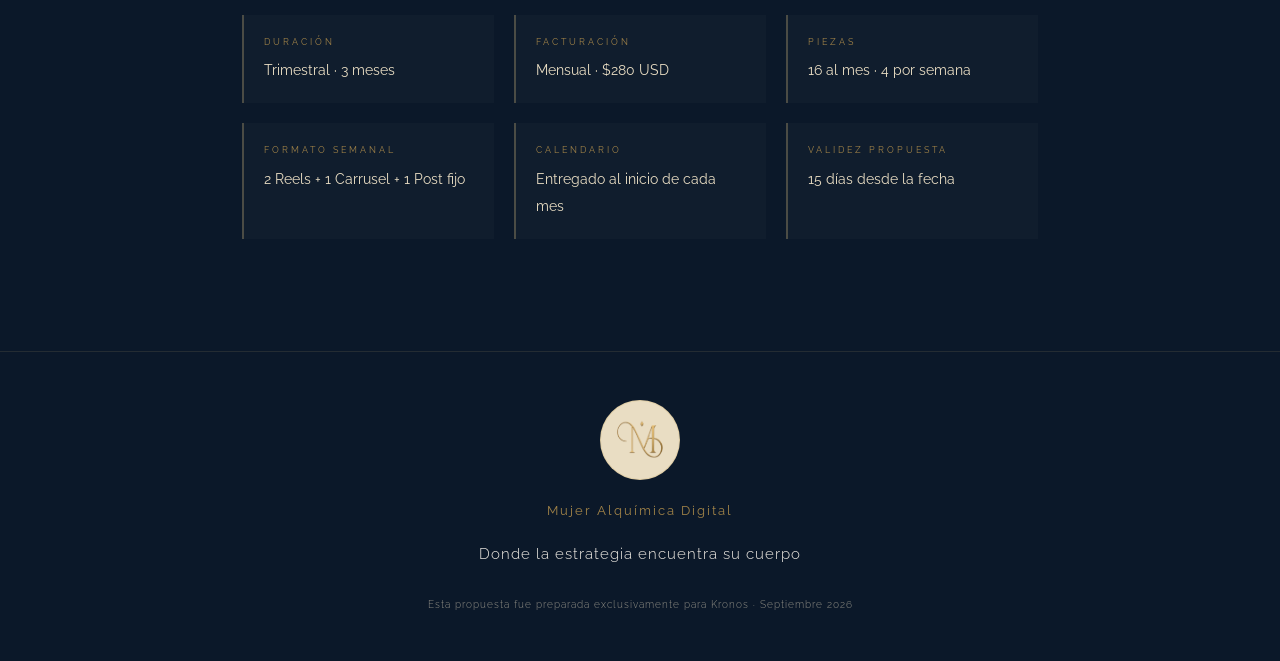
<file: propuesta-mantenimiento-redes-kronos.html>
<!DOCTYPE html>
<html lang="es">
<head>
  <meta charset="UTF-8">
  <meta name="viewport" content="width=device-width, initial-scale=1.0">
  <title>Propuesta — Mantenimiento de Redes Kronos</title>
  <link rel="preconnect" href="https://fonts.googleapis.com">
  <link href="https://fonts.googleapis.com/css2?family=Raleway:ital,wght@0,300;0,400;0,500;0,600;0,700;1,300;1,400&display=swap" rel="stylesheet">
  <style>
    @font-face {
      font-family: 'Michelia';
      src: url('assets-propuesta-iconos/Michelia.otf') format('opentype');
    }
    :root {
      --k-dark:    #0b1829;
      --k-mid:     #0f2340;
      --k-navy:    #162d52;
      --gold:      #d4b87e;
      --gold-lt:   #f0d898;
      --gold-dk:   #a18348;
      --cream:     #e9ddc3;
      --white:     #f5f0e8;
    }

    * { margin: 0; padding: 0; box-sizing: border-box; }

    body {
      font-family: 'Raleway', sans-serif;
      background: var(--k-dark);
      color: var(--cream);
      line-height: 1.7;
    }

    /* ── HERO ── */
    .hero {
      min-height: 100vh;
      background:
        radial-gradient(ellipse at 60% 40%, rgba(30,60,120,.45) 0%, transparent 60%),
        radial-gradient(ellipse at 20% 80%, rgba(212,184,126,.08) 0%, transparent 50%),
        url('assets-propuesta-iconos/portada-propuesta.png') center/cover no-repeat;
      display: flex;
      flex-direction: column;
      align-items: center;
      justify-content: center;
      text-align: center;
      padding: 60px 24px;
      position: relative;
    }

    .hero::after {
      content: '';
      position: absolute;
      inset: 0;
      background: linear-gradient(to bottom, rgba(11,24,41,.5) 0%, rgba(11,24,41,.75) 100%);
    }

    .hero-inner { position: relative; z-index: 2; text-align: center; width: 100%; }

    .hero-logo {
      height: 140px;
      object-fit: contain;
      margin: 0 auto 40px;
      display: block;
    }

    .tag {
      display: inline-block;
      font-size: 10px;
      letter-spacing: 4px;
      text-transform: uppercase;
      color: var(--gold);
      border: 1px solid rgba(212,184,126,.4);
      padding: 6px 18px;
      border-radius: 2px;
      margin-bottom: 28px;
    }

    .hero h1 {
      font-family: 'Michelia', 'Raleway', sans-serif;
      font-size: clamp(32px, 6vw, 60px);
      font-weight: 400;
      color: var(--white);
      letter-spacing: 2px;
      line-height: 1.1;
      margin-bottom: 12px;
    }

    .hero h1 em {
      font-style: normal;
      color: var(--gold-lt);
      font-weight: 600;
    }

    .hero-sub {
      font-size: 15px;
      font-weight: 300;
      color: var(--white);
      letter-spacing: 1px;
      margin-bottom: 48px;
    }

    .divider-gold {
      width: 60px;
      height: 1px;
      background: linear-gradient(90deg, transparent, var(--gold), transparent);
      margin: 0 auto 48px;
    }

    .hero-meta {
      display: flex;
      gap: 48px;
      justify-content: center;
      flex-wrap: wrap;
    }

    .meta-item { text-align: center; }

    .meta-label {
      font-size: 9px;
      letter-spacing: 3px;
      text-transform: uppercase;
      color: var(--gold);
      display: block;
      margin-bottom: 6px;
    }

    .meta-value {
      font-size: 13px;
      color: var(--cream);
      font-weight: 400;
    }

    /* ── SECTION ── */
    section {
      max-width: 860px;
      margin: 0 auto;
      padding: 80px 32px;
    }

    .section-tag {
      font-size: 9px;
      letter-spacing: 4px;
      text-transform: uppercase;
      color: var(--gold-dk);
      display: block;
      margin-bottom: 12px;
    }

    h2 {
      font-size: clamp(24px, 4vw, 38px);
      font-weight: 300;
      color: var(--white);
      margin-bottom: 16px;
      line-height: 1.25;
    }

    h2 strong { color: var(--gold-lt); font-weight: 600; }

    .lead {
      font-size: 16px;
      font-weight: 300;
      color: rgba(233,221,195,.75);
      margin-bottom: 48px;
      max-width: 640px;
    }

    /* ── SEPARATOR ── */
    .sep {
      border: none;
      border-top: 1px solid rgba(212,184,126,.15);
      margin: 0;
    }

    /* ── DELIVERABLES / CARDS ── */
    .deliverables {
      display: grid;
      grid-template-columns: repeat(auto-fit, minmax(220px, 1fr));
      gap: 24px;
      margin-bottom: 24px;
    }

    .deliverables.two-col {
      grid-template-columns: repeat(auto-fit, minmax(260px, 1fr));
    }

    .del-card {
      background: rgba(255,255,255,.03);
      border: 1px solid rgba(212,184,126,.15);
      border-radius: 4px;
      padding: 28px 24px;
    }

    .del-icon {
      font-size: 28px;
      margin-bottom: 16px;
      display: block;
    }

    .del-title {
      font-size: 13px;
      letter-spacing: 1.5px;
      text-transform: uppercase;
      color: var(--gold);
      margin-bottom: 8px;
      font-weight: 600;
    }

    .del-desc {
      font-size: 13.5px;
      color: var(--white);
      font-weight: 300;
      line-height: 1.6;
    }

    /* ── CALLOUT ASTROLÓGICO ── */
    .callout {
      margin-top: 8px;
      margin-bottom: 48px;
      padding: 28px 32px;
      background: rgba(212,184,126,.06);
      border-left: 2px solid var(--gold-dk);
      border-radius: 0 4px 4px 0;
    }

    .callout-title {
      font-size: 10px;
      letter-spacing: 3px;
      text-transform: uppercase;
      color: var(--gold);
      margin-bottom: 10px;
      display: flex;
      align-items: center;
      gap: 8px;
    }

    .callout-text {
      font-size: 14.5px;
      color: var(--white);
      font-weight: 300;
      line-height: 1.7;
    }

    /* ── PIEZAS BREAKDOWN ── */
    .pieces {
      display: grid;
      grid-template-columns: repeat(auto-fit, minmax(160px, 1fr));
      gap: 20px;
      margin-bottom: 24px;
    }

    .piece-item {
      text-align: center;
      padding: 28px 16px;
      background: rgba(255,255,255,.02);
      border: 1px solid rgba(212,184,126,.15);
      border-radius: 6px;
    }

    .piece-count {
      font-family: 'Michelia', 'Raleway', sans-serif;
      font-size: 36px;
      color: var(--gold-lt);
      line-height: 1;
      margin-bottom: 8px;
    }

    .piece-label {
      font-size: 12px;
      letter-spacing: 1px;
      color: var(--cream);
      font-weight: 500;
      margin-bottom: 4px;
    }

    .piece-freq {
      font-size: 12px;
      color: var(--white);
      font-weight: 300;
    }

    .pieces-total {
      text-align: center;
      font-size: 13px;
      letter-spacing: 2px;
      text-transform: uppercase;
      color: var(--gold-dk);
      margin-bottom: 48px;
    }

    .pieces-total strong { color: var(--gold-lt); font-size: 15px; }

    /* ── OPCIONES / PRECIO ── */
    .options {
      display: grid;
      grid-template-columns: 1fr;
      max-width: 460px;
      margin: 0 auto 32px;
    }

    .option-card {
      border: 1px solid rgba(212,184,126,.2);
      border-radius: 6px;
      overflow: hidden;
      background: rgba(15, 35, 64, .4);
      display: flex;
      flex-direction: column;
    }

    .option-card.featured {
      border-color: var(--gold-dk);
      background: rgba(22, 45, 82, .6);
      position: relative;
    }

    .featured-badge {
      position: absolute;
      top: -1px; right: 24px;
      background: var(--gold);
      color: var(--k-dark);
      font-size: 9px;
      letter-spacing: 2px;
      text-transform: uppercase;
      font-weight: 700;
      padding: 5px 12px;
      border-radius: 0 0 4px 4px;
    }

    .option-header {
      padding: 32px 28px 24px;
      border-bottom: 1px solid rgba(212,184,126,.12);
      text-align: center;
    }

    .option-num {
      font-size: 12px;
      letter-spacing: 3px;
      text-transform: uppercase;
      color: var(--gold);
      margin-bottom: 10px;
      display: block;
    }

    .option-name {
      font-size: 22px;
      font-weight: 600;
      color: var(--white);
      margin-bottom: 6px;
    }

    .option-subtitle {
      font-size: 12px;
      color: var(--white);
      font-weight: 300;
    }

    .option-price-wrap {
      padding: 28px;
      border-bottom: 1px solid rgba(212,184,126,.12);
      text-align: center;
    }

    .price-amount {
      font-size: 52px;
      font-weight: 700;
      color: var(--gold-lt);
      line-height: 1;
    }

    .price-currency {
      font-size: 20px;
      vertical-align: super;
      font-weight: 300;
      margin-right: 2px;
    }

    .price-period {
      font-size: 16px;
      font-weight: 300;
      color: rgba(233,221,195,.6);
    }

    .price-note {
      font-size: 12px;
      color: var(--white);
      margin-top: 10px;
      font-weight: 300;
    }

    .option-includes {
      padding: 28px;
      flex: 1;
    }

    .includes-title {
      font-size: 9px;
      letter-spacing: 3px;
      text-transform: uppercase;
      color: var(--gold-dk);
      margin-bottom: 16px;
    }

    .includes-list {
      list-style: none;
    }

    .includes-list li {
      font-size: 13.5px;
      color: var(--white);
      font-weight: 300;
      padding: 8px 0;
      border-bottom: 1px solid rgba(255,255,255,.04);
      display: flex;
      align-items: flex-start;
      gap: 10px;
    }

    .includes-list li:last-child { border-bottom: none; }

    .includes-list li::before {
      content: '—';
      color: var(--gold-dk);
      flex-shrink: 0;
    }

    .price-total-note {
      text-align: center;
      font-size: 17px;
      color: var(--white);
      font-weight: 400;
      max-width: 460px;
      margin: 0 auto;
    }

    /* ── TIMELINE ── */
    .timeline {
      display: flex;
      flex-direction: column;
      gap: 0;
      position: relative;
      margin-bottom: 24px;
    }

    .timeline::before {
      content: '';
      position: absolute;
      left: 20px;
      top: 8px;
      bottom: 8px;
      width: 1px;
      background: linear-gradient(to bottom, var(--gold-dk), transparent);
    }

    .tl-item {
      display: flex;
      gap: 28px;
      padding: 20px 0;
    }

    .tl-dot {
      width: 41px;
      height: 41px;
      border-radius: 50%;
      border: 1px solid var(--gold-dk);
      background: var(--k-dark);
      display: flex;
      align-items: center;
      justify-content: center;
      font-size: 13px;
      color: var(--gold);
      flex-shrink: 0;
      position: relative;
      z-index: 1;
    }

    .tl-label {
      font-size: 9px;
      letter-spacing: 3px;
      text-transform: uppercase;
      color: var(--gold-dk);
      margin-bottom: 4px;
    }

    .tl-title {
      font-size: 15px;
      color: var(--gold);
      font-weight: 500;
      margin-bottom: 4px;
    }

    .tl-desc {
      font-size: 13px;
      color: var(--white);
      font-weight: 300;
    }

    /* ── CONDICIONES ── */
    .conditions {
      display: grid;
      grid-template-columns: repeat(auto-fit, minmax(200px, 1fr));
      gap: 20px;
      margin-bottom: 32px;
    }

    .cond-item {
      padding: 20px;
      background: rgba(255,255,255,.02);
      border-left: 2px solid rgba(212,184,126,.3);
    }

    .cond-label {
      font-size: 9px;
      letter-spacing: 3px;
      text-transform: uppercase;
      color: var(--gold-dk);
      margin-bottom: 6px;
      display: block;
    }

    .cond-value {
      font-size: 14px;
      color: var(--cream);
      font-weight: 400;
    }

    /* ── FOOTER ── */
    footer {
      border-top: 1px solid rgba(212,184,126,.12);
      padding: 48px 32px;
      text-align: center;
      display: flex;
      flex-direction: column;
      align-items: center;
      gap: 20px;
    }

    .footer-mad-wrap {
      background: #e9ddc3;
      border: 1px solid rgba(212,184,126,.4);
      border-radius: 50%;
      width: 80px;
      height: 80px;
      display: flex;
      align-items: center;
      justify-content: center;
      overflow: hidden;
    }

    .footer-mad-logo {
      width: 60px;
      height: 60px;
      object-fit: contain;
      mix-blend-mode: multiply;
    }

    .footer-text {
      font-size: 11px;
      color: rgba(233,221,195,.6);
      letter-spacing: 1px;
      font-weight: 300;
    }

    .footer-slogan {
      font-size: 15px;
      color: var(--white);
      letter-spacing: 1px;
      font-weight: 300;
    }

    .footer-name {
      font-size: 13px;
      color: var(--gold-dk);
      letter-spacing: 2px;
    }
  </style>
</head>
<body>

<!-- ── HERO ── -->
<div class="hero">
  <div class="hero-inner">
    <img src="assets-propuesta-iconos/logo-dorado-slogan-espanol.png" alt="Kronos — El cielo toca tu piel" class="hero-logo">
    <div class="tag">Propuesta Trimestral</div>
    <h1>Mantenimiento de<br><em>Redes Sociales</em></h1>
    <p class="hero-sub">Estrategia · Edición · Diseño — para Instagram de Kronos</p>
    <div class="divider-gold"></div>
    <div class="hero-meta">
      <div class="meta-item">
        <span class="meta-label">Preparado por</span>
        <span class="meta-value">Mujer Alquímica Digital</span>
      </div>
      <div class="meta-item">
        <span class="meta-label">Fecha</span>
        <span class="meta-value">Septiembre 2026</span>
      </div>
      <div class="meta-item">
        <span class="meta-label">Duración</span>
        <span class="meta-value">Trimestral · 3 meses</span>
      </div>
    </div>
  </div>
</div>

<hr class="sep">

<!-- ── EL SERVICIO ── -->
<section>
  <span class="section-tag">El servicio</span>
  <h2>Contenido que <strong>trabaja solo</strong><br>mientras tú te enfocas en Kronos</h2>
  <p class="lead">
    Un servicio de mantenimiento mensual que se renueva cada trimestre: nosotras pensamos, diseñamos y editamos cada pieza; tú solo apruebas y publicas.
  </p>

  <div class="deliverables">
    <div class="del-card">
      <span class="del-icon">📅</span>
      <div class="del-title">16 Piezas al Mes</div>
      <div class="del-desc">4 piezas por semana, listas para publicar: 2 Reels, 1 Carrusel y 1 Post fijo.</div>
    </div>
    <div class="del-card">
      <span class="del-icon">🧠</span>
      <div class="del-title">Estrategia de Contenido</div>
      <div class="del-desc">Pilares, ganchos y calendario editorial pensados para convertir seguidores en clientes.</div>
    </div>
    <div class="del-card">
      <span class="del-icon">✂️</span>
      <div class="del-title">Edición y Diseño</div>
      <div class="del-desc">Producción visual y edición de video con la identidad de marca de Kronos en cada pieza.</div>
    </div>
    <div class="del-card">
      <span class="del-icon">✦</span>
      <div class="del-title">Astrología Aplicada</div>
      <div class="del-desc">Los pilares de cada mes parten de las cartas astrológicas del negocio y de Flor.</div>
    </div>
  </div>
</section>

<hr class="sep">

<!-- ── COMPONENTE 1: ESTRATEGIA ── -->
<section>
  <span class="section-tag">Componente 1 · El Cerebro</span>
  <h2>Estrategia y Dirección<br><strong>de Contenido</strong></h2>
  <p class="lead">
    Antes de diseñar una sola pieza, se define hacia dónde apunta el mes completo. Esto es lo que garantiza que cada publicación tenga un propósito, no solo una estética.
  </p>

  <div class="deliverables two-col">
    <div class="del-card">
      <span class="del-icon">🔍</span>
      <div class="del-title">Auditoría de Marca</div>
      <div class="del-desc">Posicionamiento y voz de marca revisados antes de cada trimestre.</div>
    </div>
    <div class="del-card">
      <span class="del-icon">🎯</span>
      <div class="del-title">Pilares del Mes</div>
      <div class="del-desc">Venta, Autoridad, Conexión y Educación — definidos mes a mes.</div>
    </div>
    <div class="del-card">
      <span class="del-icon">🪝</span>
      <div class="del-title">Ganchos y CTAs</div>
      <div class="del-desc">Hooks y llamadas a la acción enfocados en llevar tráfico al DM o a WhatsApp Business.</div>
    </div>
    <div class="del-card">
      <span class="del-icon">🗓️</span>
      <div class="del-title">Calendario Editorial</div>
      <div class="del-desc">Calendario mensual estructurado, con formato y objetivo de cada pieza.</div>
    </div>
  </div>

  <div class="callout">
    <div class="callout-title">✦ Diferencial Kronos</div>
    <div class="callout-text">
      Todo el contenido se trabaja a partir de las cartas astrológicas — tanto la del negocio Kronos como la astrología personal de Flor. De ahí sale la información que da forma a los pilares de cada mes, para que la estrategia esté alineada con el momento real de la marca y de quien la representa.
    </div>
  </div>
</section>

<hr class="sep">

<!-- ── COMPONENTE 2: PRODUCCIÓN ── -->
<section>
  <span class="section-tag">Componente 2 · El Cuerpo</span>
  <h2>Producción:<br><strong>Edición y Diseño</strong></h2>
  <p class="lead">
    La estrategia se convierte en piezas reales, listas para publicar, con la identidad visual de Kronos aplicada de forma consistente.
  </p>

  <div class="deliverables two-col">
    <div class="del-card">
      <span class="del-icon">🎨</span>
      <div class="del-title">Diseño de las 16 Piezas</div>
      <div class="del-desc">Cada pieza mensual diseñada con la paleta, tipografía e identidad visual de Kronos.</div>
    </div>
    <div class="del-card">
      <span class="del-icon">🎬</span>
      <div class="del-title">Edición de Video</div>
      <div class="del-desc">Edición de los 2 Reels semanales: cortes, ritmo, texto en pantalla y música.</div>
    </div>
    <div class="del-card">
      <span class="del-icon">📐</span>
      <div class="del-title">Formatos Optimizados</div>
      <div class="del-desc">Carrusel, post fijo y reel adaptados a las especificaciones de Instagram.</div>
    </div>
    <div class="del-card">
      <span class="del-icon">📦</span>
      <div class="del-title">Entrega Semanal</div>
      <div class="del-desc">Piezas entregadas por semana, organizadas y listas para publicar.</div>
    </div>
  </div>
</section>

<hr class="sep">

<!-- ── PIEZAS DEL MES ── -->
<section>
  <span class="section-tag">Entregables</span>
  <h2>16 piezas al mes,<br><strong>4 piezas a la semana</strong></h2>
  <p class="lead">La misma mezcla, todas las semanas del trimestre.</p>

  <div class="pieces">
    <div class="piece-item">
      <div class="piece-count">8</div>
      <div class="piece-label">Reels</div>
      <div class="piece-freq">2 por semana</div>
    </div>
    <div class="piece-item">
      <div class="piece-count">4</div>
      <div class="piece-label">Carruseles</div>
      <div class="piece-freq">1 por semana</div>
    </div>
    <div class="piece-item">
      <div class="piece-count">4</div>
      <div class="piece-label">Posts Fijos</div>
      <div class="piece-freq">1 por semana</div>
    </div>
  </div>

  <div class="pieces-total"><strong>16 piezas</strong> · al mes</div>
</section>

<hr class="sep">

<!-- ── INVERSIÓN ── -->
<section>
  <span class="section-tag">Inversión</span>
  <h2>Plan <strong>Trimestral</strong></h2>
  <p class="lead">Un solo plan, todo incluido, pensado para sostener la presencia de Kronos mes a mes.</p>

  <div class="options">
    <div class="option-card featured">
      <div class="featured-badge">Trimestral</div>
      <div class="option-header">
        <span class="option-num">Mantenimiento de Redes</span>
        <div class="option-name">Kronos</div>
        <div class="option-subtitle">Estrategia + Edición + Diseño</div>
      </div>
      <div class="option-price-wrap">
        <div class="price-amount"><span class="price-currency">$</span>280<span class="price-period">/mes</span></div>
        <div class="price-note">USD · facturación mensual · compromiso trimestral (3 meses)</div>
      </div>
      <div class="option-includes">
        <div class="includes-title">Qué incluye cada mes</div>
        <ul class="includes-list">
          <li>16 piezas: 8 Reels, 4 Carruseles y 4 Posts fijos</li>
          <li>Auditoría de posicionamiento y voz de marca</li>
          <li>Definición de pilares del mes (Venta, Autoridad, Conexión, Educación)</li>
          <li>Ganchos y CTAs enfocados a DM y WhatsApp Business</li>
          <li>Calendario editorial mensual estructurado</li>
          <li>Pilares basados en la astrología del negocio y de Flor</li>
          <li>Edición y diseño de todas las piezas</li>
        </ul>
      </div>
    </div>
  </div>

  <p class="price-total-note">Total del trimestre: 3 pagos de $280 USD/mes · $840 USD en total.</p>
</section>

<hr class="sep">

<!-- ── CÓMO TRABAJAMOS ── -->
<section>
  <span class="section-tag">Proceso</span>
  <h2>Cómo se ve <strong>cada mes</strong></h2>
  <p class="lead">Un ciclo mensual claro, dentro del trimestre completo.</p>

  <div class="timeline">
    <div class="tl-item">
      <div class="tl-dot">01</div>
      <div class="tl-content">
        <div class="tl-label">Inicio de mes</div>
        <div class="tl-title">Definición de pilares y calendario</div>
        <div class="tl-desc">Se define el calendario editorial completo.</div>
      </div>
    </div>
    <div class="tl-item">
      <div class="tl-dot">02</div>
      <div class="tl-content">
        <div class="tl-label">Semana a semana</div>
        <div class="tl-title">Producción de las 4 piezas semanales</div>
        <div class="tl-desc">2 Reels, 1 Carrusel y 1 Post fijo, diseñados y editados con la identidad de Kronos.</div>
      </div>
    </div>
    <div class="tl-item">
      <div class="tl-dot">✓</div>
      <div class="tl-content">
        <div class="tl-label">Entrega</div>
        <div class="tl-title">Aprobación y publicación</div>
        <div class="tl-desc">Kronos revisa y aprueba cada semana antes de publicar.</div>
      </div>
    </div>
    <div class="tl-item">
      <div class="tl-dot">🔁</div>
      <div class="tl-content">
        <div class="tl-label">Cierre de mes</div>
        <div class="tl-title">Ajustes para el siguiente ciclo</div>
        <div class="tl-desc">Los aprendizajes del mes ajustan la estrategia del mes siguiente, dentro del mismo trimestre.</div>
      </div>
    </div>
  </div>
</section>

<hr class="sep">

<!-- ── CONDICIONES ── -->
<section>
  <span class="section-tag">Condiciones</span>
  <h2>Detalles <strong>importantes</strong></h2>

  <div class="conditions">
    <div class="cond-item">
      <span class="cond-label">Duración</span>
      <span class="cond-value">Trimestral · 3 meses</span>
    </div>
    <div class="cond-item">
      <span class="cond-label">Facturación</span>
      <span class="cond-value">Mensual · $280 USD</span>
    </div>
    <div class="cond-item">
      <span class="cond-label">Piezas</span>
      <span class="cond-value">16 al mes · 4 por semana</span>
    </div>
    <div class="cond-item">
      <span class="cond-label">Formato semanal</span>
      <span class="cond-value">2 Reels + 1 Carrusel + 1 Post fijo</span>
    </div>
    <div class="cond-item">
      <span class="cond-label">Calendario</span>
      <span class="cond-value">Entregado al inicio de cada mes</span>
    </div>
    <div class="cond-item">
      <span class="cond-label">Validez propuesta</span>
      <span class="cond-value">15 días desde la fecha</span>
    </div>
  </div>
</section>

<!-- ── FOOTER ── -->
<footer>
  <div class="footer-mad-wrap">
    <img
      src="assets-propuesta-iconos/mad-icono.png"
      alt="Mujer Alquímica Digital"
      class="footer-mad-logo"
    >
  </div>
  <div class="footer-name">Mujer Alquímica Digital</div>
  <div class="footer-slogan">Donde la estrategia encuentra su cuerpo</div>
  <div class="footer-text" style="margin-top:8px; font-size:10px;">
    Esta propuesta fue preparada exclusivamente para Kronos · Septiembre 2026
  </div>
</footer>

</body>
</html>
</file>
<file: landing-page-Kronos/css/styles.css>
/* ==========================================================================
   Kronos — Landing page
   Paleta: navy cósmico + dorado + blanco cálido, tipografía editorial.
   ========================================================================== */

:root{
  --navy-deep:   #060b1e;
  --navy:        #0c1638;
  --navy-mid:    #142252;
  --navy-soft:   #1c2c5e;
  --gold:        #cea968;
  --gold-light:  #f1dfb0;
  --gold-dark:   #9c7a3d;
  --cream:       #f8f3ea;
  --white:       #ffffff;
  --ink:         #1a1a1a;

  --agua:        #4fa3b8;
  --agua-soft:   #cfeaf0;
  --fuego:       #d9642c;
  --fuego-soft:  #f7d9c2;
  --aire:        #9db9d6;
  --aire-soft:   #e3edf7;
  --tierra:      #7a5030;
  --tierra-soft: #e6d6c4;

  --serif: 'Cormorant Garamond', Georgia, serif;
  --sans: 'Jost', -apple-system, BlinkMacSystemFont, sans-serif;

  --container: 1180px;
}

*, *::before, *::after{ box-sizing: border-box; }
html{ scroll-behavior: smooth; }
@media (prefers-reduced-motion: reduce){
  html{ scroll-behavior: auto; }
  *{ animation-duration: .001ms !important; animation-iteration-count: 1 !important; transition-duration: .001ms !important; }
}

body{
  margin:0;
  background: var(--navy-deep);
  color: var(--cream);
  font-family: var(--sans);
  font-weight: 300;
  -webkit-font-smoothing: antialiased;
  overflow-x: hidden;
}

h1,h2,h3{
  font-family: var(--serif);
  font-weight: 500;
  margin: 0 0 .4em;
  color: var(--gold-light);
}

img{ max-width:100%; display:block; }
a{ color: inherit; text-decoration: none; }

.section-kicker{
  text-align:center;
  font-family: var(--sans);
  letter-spacing: .28em;
  text-transform: uppercase;
  font-size: .72rem;
  color: var(--gold);
  margin-bottom: 1.1rem;
}
.section-kicker--light{ color: var(--gold-light); }

/* ---------- buttons ---------- */
.btn{
  display:inline-block;
  padding: .95em 2.1em;
  border-radius: 999px;
  font-family: var(--sans);
  font-size: .82rem;
  letter-spacing: .12em;
  text-transform: uppercase;
  transition: transform .35s ease, box-shadow .35s ease, background .35s ease, color .35s ease;
  cursor:pointer;
  border: 1px solid transparent;
}
.btn--gold{
  background: linear-gradient(135deg, var(--gold-light), var(--gold) 55%, var(--gold-dark));
  color: var(--navy-deep);
  box-shadow: 0 8px 24px rgba(206,169,104,.25);
}
.btn--gold:hover{ transform: translateY(-2px); box-shadow: 0 12px 30px rgba(206,169,104,.4); }

.btn--outline-gold{
  background: transparent;
  color: var(--gold-light);
  border-color: rgba(206,169,104,.55);
}
.btn--outline-gold:hover{
  background: rgba(206,169,104,.12);
  border-color: var(--gold);
  transform: translateY(-2px);
}

/* ---------- starfield backdrop ---------- */
.stars{
  position: fixed; inset: 0;
  pointer-events: none;
  z-index: 0;
  background:
    radial-gradient(1px 1px at 12% 22%, rgba(255,255,255,.55), transparent 60%),
    radial-gradient(1px 1px at 78% 8%, rgba(255,255,255,.4), transparent 60%),
    radial-gradient(1.5px 1.5px at 40% 68%, rgba(255,255,255,.5), transparent 60%),
    radial-gradient(1px 1px at 92% 45%, rgba(255,255,255,.35), transparent 60%),
    radial-gradient(1px 1px at 25% 88%, rgba(255,255,255,.4), transparent 60%),
    radial-gradient(1.5px 1.5px at 60% 30%, rgba(255,255,255,.45), transparent 60%),
    radial-gradient(1px 1px at 8% 55%, rgba(255,255,255,.3), transparent 60%);
  opacity: .6;
}

/* ==========================================================================
   NAV
   ========================================================================== */
.nav{
  position: fixed; top:0; left:0; right:0; z-index: 100;
  padding: .9rem 1.2rem;
  transition: background .4s ease, box-shadow .4s ease, padding .4s ease;
}
.nav.is-scrolled{
  background: rgba(6,11,30,.86);
  backdrop-filter: blur(10px);
  box-shadow: 0 4px 24px rgba(0,0,0,.3);
  padding: .55rem 1.2rem;
}
.nav__inner{
  max-width: var(--container);
  margin: 0 auto;
  display:flex; align-items:center; justify-content:space-between;
}
.nav__logo{ height: 32px; width:auto; }
.nav__burger{
  display:flex; flex-direction:column; gap:5px;
  background:none; border:none; cursor:pointer; z-index: 110;
  padding: .4rem;
}
.nav__burger span{
  width:22px; height:1.5px; background: var(--gold-light); display:block;
  transition: transform .3s ease, opacity .3s ease;
}
.nav__links{
  display:flex; align-items:center; gap: 1.8rem;
  font-size: .8rem; letter-spacing: .08em; text-transform: uppercase;
}
.nav__links a{ opacity: .85; transition: opacity .25s ease, color .25s ease; }
.nav__links a:hover{ opacity: 1; color: var(--gold-light); }
.nav__ig{ color: var(--gold) !important; }

@media (max-width: 760px){
  .nav__links{
    position: fixed; inset: 0 0 0 auto;
    width: min(78vw, 320px);
    height: 100vh;
    background: linear-gradient(180deg, var(--navy), var(--navy-deep));
    flex-direction: column;
    align-items: flex-start;
    justify-content: center;
    gap: 2rem;
    padding: 2rem 2.4rem;
    transform: translateX(100%);
    transition: transform .45s cubic-bezier(.77,0,.18,1);
    font-size: 1rem;
  }
  .nav__links.is-open{ transform: translateX(0); }
  .nav__burger{ display:flex; }
}
@media (min-width: 761px){
  .nav__burger{ display:none; }
}

/* ==========================================================================
   HERO
   ========================================================================== */
.hero{
  position:relative;
  min-height: 100svh;
  display:flex; align-items:center; justify-content:center;
  overflow:hidden;
  isolation: isolate;
}
.hero__bg{
  position:absolute; inset:0;
  background-size: cover;
  background-position: center 42%;
  transform: scale(1.06);
}
.hero__scrim{
  position:absolute; inset:0;
  background:
    linear-gradient(180deg, rgba(6,11,30,.55) 0%, rgba(6,11,30,.25) 30%, rgba(6,11,30,.55) 72%, rgba(6,11,30,.92) 100%);
}
.hero__content{
  position:relative; z-index:2;
  display:flex; flex-direction:column; align-items:center;
  text-align:center;
  padding: 0 1.4rem;
  margin-top: 4vh;
}
.hero__logo-wrap{
  position:relative;
  width: min(78vw, 380px);
  margin-bottom: .4rem;
}
.hero__logo-img{ width:100%; height:auto; filter: drop-shadow(0 6px 30px rgba(0,0,0,.45)); }
.hero__logo-shine{
  position:absolute; inset:0;
  -webkit-mask-size: contain; -webkit-mask-repeat:no-repeat; -webkit-mask-position:center;
  mask-size: contain; mask-repeat:no-repeat; mask-position:center;
  background: linear-gradient(115deg, transparent 35%, rgba(255,255,255,.95) 50%, transparent 65%);
  background-size: 300% 100%;
  background-position: 150% 0;
  animation: shine-sweep 4s ease-in-out infinite;
  animation-delay: 1.2s;
  mix-blend-mode: screen;
  pointer-events:none;
}
@keyframes shine-sweep{
  0%   { background-position: 150% 0; }
  35%  { background-position: -150% 0; }
  100% { background-position: -150% 0; }
}
.hero__cta{ margin-top: 1.6rem; }
.hero__scrollcue{
  position:absolute; bottom: 2.2rem; left:50%; transform: translateX(-50%);
  z-index:2;
}
.hero__scrollcue span{
  display:block; width:1px; height:44px;
  background: linear-gradient(180deg, transparent, var(--gold) 40%, transparent);
  position:relative;
  animation: cue-move 2.2s ease-in-out infinite;
}
@keyframes cue-move{
  0%,100%{ opacity:.3; transform: translateY(-6px); }
  50%{ opacity:1; transform: translateY(6px); }
}

/* ==========================================================================
   ORIGIN / HISTORIA
   ========================================================================== */
.origin{
  position:relative;
  padding: 6rem 1.4rem 6rem;
  background: var(--navy);
  overflow:hidden;
}
.origin__texture{
  position:absolute; inset:0;
  background-size: cover; background-position:center;
  opacity:.16;
  mix-blend-mode: screen;
}
.origin__grid{
  position:relative; z-index:1;
  max-width: var(--container);
  margin: 0 auto;
  display:grid;
  gap: 2.6rem;
}
.origin__media{ display:flex; flex-direction:column; gap: .8rem; }
.origin__portrait-frame{
  border: 1px solid rgba(206,169,104,.35);
  padding: 10px;
  border-radius: 4px;
}
.origin__portrait{ width:100%; border-radius: 2px; aspect-ratio: 1/1; object-fit:cover; }
.origin__thumbs{ display:grid; grid-template-columns: 1fr 1fr; gap: .8rem; }
.origin__thumbs img{ width:100%; aspect-ratio: 3/4; object-fit:cover; border-radius:2px; opacity:.88; }

.origin__text h2{ font-size: clamp(2rem, 4.4vw, 2.8rem); }

.audio-player{
  display:flex; align-items:center; gap: .8rem;
  background: rgba(255,255,255,.05);
  border: 1px solid rgba(206,169,104,.3);
  border-radius: 999px;
  padding: .5rem .6rem .5rem .5rem;
  margin: 1.4rem 0 1.8rem;
  max-width: 420px;
}
.audio-player__btn{
  flex: none;
  width: 42px; height: 42px; border-radius: 50%;
  background: linear-gradient(135deg, var(--gold-light), var(--gold-dark));
  color: var(--navy-deep);
  border:none; cursor:pointer;
  display:flex; align-items:center; justify-content:center;
  transition: transform .25s ease;
}
.audio-player__btn:hover{ transform: scale(1.06); }
.audio-player__btn svg{ margin-left: 1px; }
.audio-player__track{
  flex:1; height:3px; background: rgba(255,255,255,.18); border-radius:2px; overflow:hidden;
  cursor:pointer;
}
.audio-player__progress{ height:100%; width:0%; background: var(--gold); }
.audio-player__label{ font-size: .72rem; letter-spacing:.03em; color: var(--gold-light); opacity:.8; white-space:nowrap; }

.origin__story p{
  font-family: var(--sans);
  font-weight: 300;
  font-size: clamp(1.02rem, 1.8vw, 1.18rem);
  line-height: 1.8;
  color: #ffffff;
  margin: 0 0 1.3rem;
  padding-left: .9rem;
  border-left: 2px solid rgba(206,169,104,.15);
  transition: border-color .4s ease, opacity .4s ease;
  cursor: pointer;
}
.origin__story p[data-seg].is-active{
  border-left-color: var(--gold);
}
.origin__pull-quote{
  font-family: var(--serif);
  font-style: italic;
  font-size: clamp(1.5rem, 3.4vw, 2.1rem) !important;
  color: var(--gold-light) !important;
  border-left: 2px solid var(--gold) !important;
  padding-left: 1rem !important;
  margin: 2rem 0 !important;
  cursor: default !important;
}
.origin__signature{
  font-family: var(--serif);
  font-style: italic;
  color: var(--gold);
  opacity:.85;
  margin-top: 1rem;
}

/* ==========================================================================
   DIVIDER QUOTE
   ========================================================================== */
.divider{
  background: linear-gradient(135deg, var(--gold-light), var(--gold) 55%, var(--gold-dark));
  text-align:center;
  padding: 4rem 1.4rem;
  border-top: 1px solid rgba(6,11,30,.15);
  border-bottom: 1px solid rgba(6,11,30,.15);
}
.divider__icon{
  width: 58px; height:auto;
  margin: 0 auto 1rem;
  opacity: .88;
}
.divider__quote{
  font-family: var(--serif);
  font-style: italic;
  font-size: clamp(1.4rem, 3.6vw, 2.3rem);
  color: var(--navy-deep);
  max-width: 700px;
  margin: 0 auto;
}

/* ==========================================================================
   ELEMENTS
   ========================================================================== */
.elements{
  position:relative;
  overflow:hidden;
  padding: 6rem 1.4rem 5rem;
  background: var(--navy);
  text-align:center;
}
.elements__tint{
  position:absolute; inset:0;
  background: radial-gradient(ellipse 55% 45% at 50% 16%, currentColor 0%, transparent 72%);
  color: var(--gold);
  opacity: .16;
  transition: color .6s ease;
  pointer-events:none;
}
.elements__content{ position:relative; z-index:1; }
.elements__title{ font-size: clamp(2rem, 4.6vw, 2.9rem); }
.elements__subtitle{
  max-width: 520px; margin: 0 auto 2.6rem;
  color: rgba(248,243,234,.65);
  font-size: .95rem;
}

.elements__tabs{
  display:flex; justify-content:center; gap: .6rem;
  flex-wrap: wrap;
  margin-bottom: 2.6rem;
}
.tab{
  display:flex; align-items:center; gap:.5rem;
  padding: .6rem 1.1rem;
  border-radius: 999px;
  border: 1px solid rgba(255,255,255,.14);
  background: rgba(255,255,255,.03);
  color: var(--cream);
  font-family: var(--sans);
  font-size: .78rem;
  letter-spacing: .06em;
  text-transform: uppercase;
  cursor:pointer;
  transition: all .3s ease;
}
.tab svg{ width:16px; height:16px; }
.tab:hover{ border-color: rgba(206,169,104,.5); }
.tab.is-active{
  background: var(--tab-color, var(--gold));
  border-color: transparent;
  color: var(--navy-deep);
  font-weight: 500;
}

.elements__stage{
  max-width: var(--container);
  margin: 0 auto;
  display:grid;
  gap: 2.4rem;
  text-align:left;
}

.stage__media{
  position:relative;
  aspect-ratio: 4/5;
  border-radius: 6px;
  overflow:hidden;
  cursor:pointer;
  border: 1px solid rgba(206,169,104,.25);
  background: var(--navy-mid);
}
.stage__img{
  position:absolute; inset:0;
  width:100%; height:100%; object-fit:cover;
  opacity:0;
  transition: opacity .55s ease, transform .55s ease;
  transform: scale(1.02);
}
.stage__img.is-active{ opacity:1; transform: scale(1); }
.stage__hint{
  position:absolute; bottom: 14px; left:50%; transform: translateX(-50%);
  background: rgba(6,11,30,.65);
  border: 1px solid rgba(206,169,104,.4);
  color: var(--gold-light);
  font-size: .72rem; letter-spacing:.06em;
  padding: .5rem 1rem; border-radius: 999px;
  transition: opacity .4s ease;
  pointer-events:none;
  white-space: nowrap;
}
.stage__media.is-touched .stage__hint{ opacity:0; }
.stage__badge{
  position:absolute; top:14px; left:14px;
  background: rgba(6,11,30,.55);
  color: var(--gold-light);
  font-size: .68rem; letter-spacing:.1em; text-transform:uppercase;
  padding: .4rem .8rem; border-radius: 999px;
  border: 1px solid rgba(206,169,104,.3);
}
.stage__swap-icon{
  position:absolute; bottom:14px; right:14px;
  width:40px; height:40px; border-radius:50%;
  background: rgba(6,11,30,.55);
  border: 1px solid rgba(206,169,104,.5);
  color: var(--gold-light);
  display:flex; align-items:center; justify-content:center;
  animation: swap-pulse 2.4s ease-in-out infinite;
  pointer-events:none;
}
@keyframes swap-pulse{
  0%,100%{ transform: scale(1); opacity:.85; }
  50%{ transform: scale(1.12); opacity:1; }
}
@media (prefers-reduced-motion: reduce){
  .stage__swap-icon{ animation: none; }
}

.stage__details{
  display:flex; flex-direction:column;
  justify-content:center;
}
.stage__eyebrow{
  font-family: var(--serif); font-style: italic;
  font-size: 1.5rem; color: var(--element-color, var(--gold));
  margin-bottom: .8rem;
}
.stage__question{
  font-size: clamp(1.15rem, 2.2vw, 1.4rem);
  line-height: 1.5;
  color: var(--cream);
  margin: 0 0 1.4rem;
}
.stage__signs{
  display:flex; align-items:center; gap: .7rem; flex-wrap:wrap;
  margin-bottom: 1.6rem;
  font-size: .78rem;
  letter-spacing: .04em;
  text-transform: uppercase;
  color: rgba(248,243,234,.6);
}
.sign-pill{
  display:flex; align-items:center; gap:.35rem;
}
.sign-pill:not(:last-child)::after{
  content: "·";
  margin-left: .7rem;
  color: rgba(248,243,234,.3);
}
.sign-pill .glyph{ font-size: 1rem; color: var(--element-color, var(--gold)); }

.stage__description{
  font-family: var(--sans);
  font-weight: 300;
  font-size: .95rem;
  line-height: 1.75;
  color: rgba(255,255,255,.82);
  margin: 0 0 1.6rem;
  padding-top: 1.4rem;
  border-top: 1px solid rgba(255,255,255,.1);
}

.stage__details .btn{ margin-top: .4rem; }

/* ==========================================================================
   BUNDLE / KIT COMPLETO
   ========================================================================== */
.bundle{
  padding: 6rem 1.4rem;
  background: linear-gradient(180deg, var(--navy) 0%, var(--navy-deep) 100%);
}
.bundle__title{
  text-align:center;
  font-size: clamp(2rem, 4.4vw, 2.7rem);
  margin-bottom: 3rem;
}

.options{
  max-width: var(--container);
  margin: 0 auto;
  display:grid;
  gap: 2rem;
}
.option-card{
  background: rgba(255,255,255,.03);
  border: 1px solid rgba(206,169,104,.25);
  border-radius: 8px;
  overflow:hidden;
  display:flex;
  flex-direction:column;
}
.option-card__media{ aspect-ratio: 4/3; overflow:hidden; }
.option-card__media img{ width:100%; height:100%; object-fit:cover; display:block; }
.option-card__body{
  padding: 1.8rem;
  display:flex; flex-direction:column; flex:1;
}
.option-card__eyebrow{
  font-size: .72rem; letter-spacing:.2em; text-transform:uppercase;
  color: var(--gold); margin-bottom:.4rem;
}
.option-card__body h3{ font-size: 1.6rem; margin-bottom: .5rem; }
.option-card__body > p{ color: rgba(248,243,234,.75); margin-bottom: 1.2rem; }
.option-card__body ul{
  list-style:none; padding:0; margin: 0 0 1.6rem;
  display:flex; flex-direction:column; gap: .55rem;
  flex:1;
}
.option-card__body li{
  padding-left: 1.4rem; position:relative;
  color: var(--cream); font-size: .92rem; line-height:1.5;
}
.option-card__body li::before{
  content:"∞"; position:absolute; left:0; color: var(--gold);
}
.option-card__body .btn{ align-self:flex-start; }

/* ==========================================================================
   FOOTER
   ========================================================================== */
.site-footer{
  background: var(--navy-deep);
  border-top: 1px solid rgba(206,169,104,.2);
  text-align:center;
  padding: 3.4rem 1.4rem 2.4rem;
}
.site-footer__logo{ width: 190px; margin: 0 auto 1.6rem; opacity:.9; }
.site-footer__ig{
  display:inline-block; color: var(--gold); font-size:.85rem;
  letter-spacing:.06em; margin-bottom: 1.6rem;
  border-bottom: 1px solid transparent;
  transition: border-color .3s ease;
}
.site-footer__ig:hover{ border-color: var(--gold); }
.site-footer__legal{
  font-size: .75rem; color: rgba(248,243,234,.5); margin: 0 0 .3rem;
}
.site-footer__credit{
  font-size: .68rem; color: rgba(248,243,234,.35); margin:0;
}

/* ==========================================================================
   REVEAL ON SCROLL
   ========================================================================== */
.reveal{
  opacity:0; transform: translateY(28px);
  transition: opacity .9s ease, transform .9s ease;
}
.reveal.is-visible{ opacity:1; transform:none; }

/* ==========================================================================
   RESPONSIVE — desktop / tablet upscaling
   ========================================================================== */
@media (min-width: 860px){
  .origin__grid{ grid-template-columns: .85fr 1.15fr; align-items:center; }
  .elements__stage{ grid-template-columns: .95fr 1.05fr; align-items:center; }
  .options{ grid-template-columns: 1fr 1fr; align-items:stretch; }
}

@media (min-width: 1100px){
  .hero__tagline{ font-size: 2rem; }
}

/* small screens: tighten paddings */
@media (max-width: 480px){
  .origin, .elements, .bundle{ padding-left: 1.1rem; padding-right: 1.1rem; }
  .audio-player{ max-width: 100%; }
}
</file>
